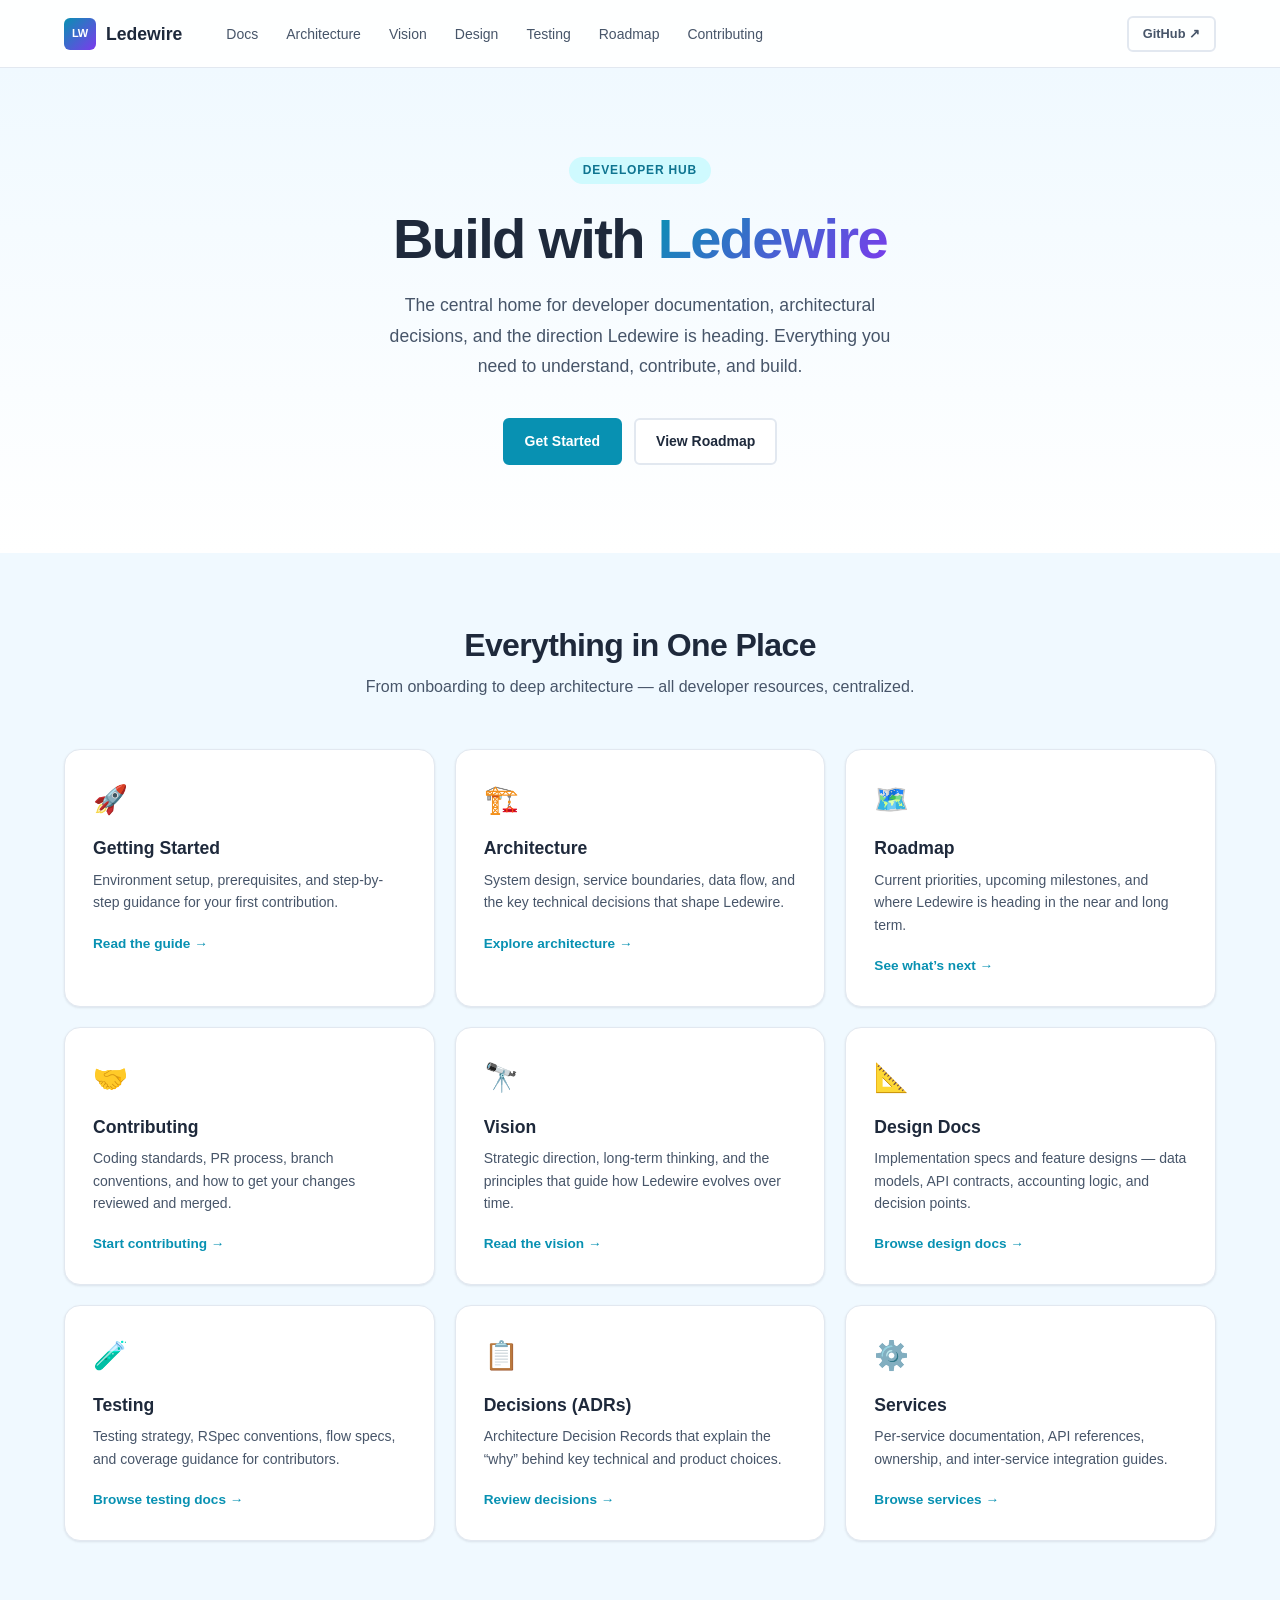
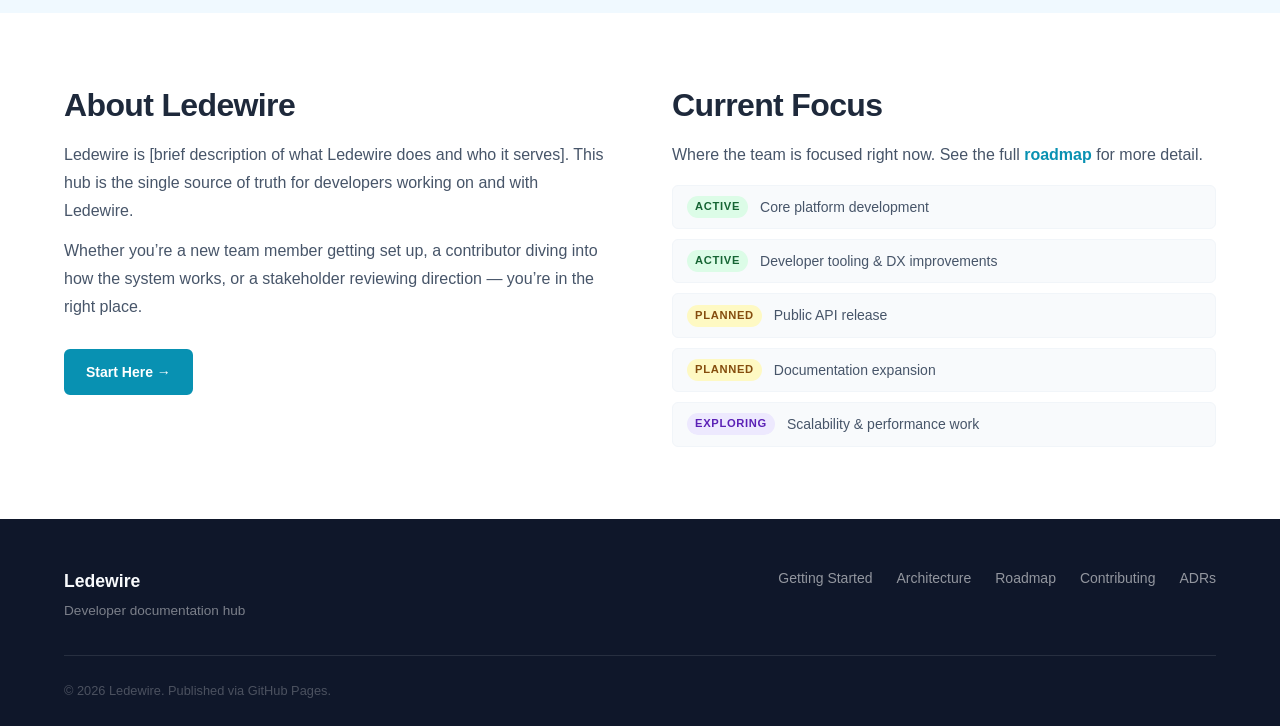
<file: index.html>
<!DOCTYPE html>
<html lang="en">
<head>
  <meta charset="UTF-8">
  <meta name="viewport" content="width=device-width, initial-scale=1.0">
  <meta name="description" content="Central developer documentation hub for Ledewire.">
  <title>Ledewire — Developer Hub</title>
  <link rel="stylesheet" href="assets/css/style.css">
</head>
<body>

  <header class="site-header">
    <div class="container">
      <nav class="nav">
        <a href="index.html" class="nav-logo">
          <div class="logo-icon">LW</div>
          <span>Ledewire</span>
        </a>
        <ul class="nav-menu">
          <li><a href="docs/getting-started.html">Docs</a></li>
          <li><a href="docs/architecture.html">Architecture</a></li>
          <li><a href="docs/vision.html">Vision</a></li>
          <li><a href="docs/design.html">Design</a></li>
          <li><a href="docs/testing.html">Testing</a></li>
          <li><a href="roadmap.html">Roadmap</a></li>
          <li><a href="docs/contributing.html">Contributing</a></li>
        </ul>
        <a href="https://github.com/ledewire" class="btn btn-sm btn-outline" target="_blank" rel="noopener noreferrer">GitHub ↗</a>
      </nav>
    </div>
  </header>

  <section class="hero">
    <div class="container">
      <div class="hero-content">
        <div class="hero-badge">Developer Hub</div>
        <h1 class="hero-title">Build with <span class="highlight">Ledewire</span></h1>
        <p class="hero-subtitle">
          The central home for developer documentation, architectural decisions,
          and the direction Ledewire is heading. Everything you need to understand,
          contribute, and build.
        </p>
        <div class="hero-actions">
          <a href="docs/getting-started.html" class="btn btn-primary">Get Started</a>
          <a href="roadmap.html" class="btn btn-secondary">View Roadmap</a>
        </div>
      </div>
    </div>
  </section>

  <section class="section">
    <div class="container">
      <h2 class="section-title">Everything in One Place</h2>
      <p class="section-subtitle">From onboarding to deep architecture — all developer resources, centralized.</p>
      <div class="cards-grid">

        <a href="docs/getting-started.html" class="card">
          <span class="card-icon">🚀</span>
          <h3>Getting Started</h3>
          <p>Environment setup, prerequisites, and step-by-step guidance for your first contribution.</p>
          <span class="card-link">Read the guide →</span>
        </a>

        <a href="docs/architecture.html" class="card">
          <span class="card-icon">🏗️</span>
          <h3>Architecture</h3>
          <p>System design, service boundaries, data flow, and the key technical decisions that shape Ledewire.</p>
          <span class="card-link">Explore architecture →</span>
        </a>

        <a href="roadmap.html" class="card">
          <span class="card-icon">🗺️</span>
          <h3>Roadmap</h3>
          <p>Current priorities, upcoming milestones, and where Ledewire is heading in the near and long term.</p>
          <span class="card-link">See what’s next →</span>
        </a>

        <a href="docs/contributing.html" class="card">
          <span class="card-icon">🤝</span>
          <h3>Contributing</h3>
          <p>Coding standards, PR process, branch conventions, and how to get your changes reviewed and merged.</p>
          <span class="card-link">Start contributing →</span>
        </a>

        <a href="docs/vision.html" class="card">
          <span class="card-icon">🔭</span>
          <h3>Vision</h3>
          <p>Strategic direction, long-term thinking, and the principles that guide how Ledewire evolves over time.</p>
          <span class="card-link">Read the vision →</span>
        </a>

        <a href="docs/design.html" class="card">
          <span class="card-icon">📐</span>
          <h3>Design Docs</h3>
          <p>Implementation specs and feature designs &mdash; data models, API contracts, accounting logic, and decision points.</p>
          <span class="card-link">Browse design docs →</span>
        </a>

        <a href="docs/testing.html" class="card">
          <span class="card-icon">🧪</span>
          <h3>Testing</h3>
          <p>Testing strategy, RSpec conventions, flow specs, and coverage guidance for contributors.</p>
          <span class="card-link">Browse testing docs →</span>
        </a>

        <a href="docs/decisions.html" class="card">
          <span class="card-icon">📋</span>
          <h3>Decisions (ADRs)</h3>
          <p>Architecture Decision Records that explain the “why” behind key technical and product choices.</p>
          <span class="card-link">Review decisions →</span>
        </a>

        <a href="docs/services.html" class="card">
          <span class="card-icon">⚙️</span>
          <h3>Services</h3>
          <p>Per-service documentation, API references, ownership, and inter-service integration guides.</p>
          <span class="card-link">Browse services →</span>
        </a>

      </div>
    </div>
  </section>

  <section class="section section-alt">
    <div class="container">
      <div class="two-col">
        <div>
          <h2>About Ledewire</h2>
          <!-- TODO: Replace with a real description of Ledewire -->
          <p>
            Ledewire is [brief description of what Ledewire does and who it serves].
            This hub is the single source of truth for developers working on and with Ledewire.
          </p>
          <p>
            Whether you’re a new team member getting set up, a contributor diving into
            how the system works, or a stakeholder reviewing direction &mdash; you’re in the right place.
          </p>
          <a href="docs/getting-started.html" class="btn btn-primary" style="margin-top: 1rem;">Start Here →</a>
        </div>
        <div>
          <h2>Current Focus</h2>
          <p style="margin-bottom: 1rem;">
            Where the team is focused right now. See the full
            <a href="roadmap.html" style="color: var(--brand-primary); font-weight: 600;">roadmap</a>
            for more detail.
          </p>
          <!-- TODO: Update these items to reflect actual current priorities -->
          <div class="focus-list">
            <div class="focus-item">
              <span class="focus-status status-active">Active</span>
              <span>Core platform development</span>
            </div>
            <div class="focus-item">
              <span class="focus-status status-active">Active</span>
              <span>Developer tooling &amp; DX improvements</span>
            </div>
            <div class="focus-item">
              <span class="focus-status status-planned">Planned</span>
              <span>Public API release</span>
            </div>
            <div class="focus-item">
              <span class="focus-status status-planned">Planned</span>
              <span>Documentation expansion</span>
            </div>
            <div class="focus-item">
              <span class="focus-status status-research">Exploring</span>
              <span>Scalability &amp; performance work</span>
            </div>
          </div>
        </div>
      </div>
    </div>
  </section>

  <footer class="site-footer">
    <div class="container">
      <div class="footer-content">
        <div>
          <span class="logo-text">Ledewire</span>
          <p>Developer documentation hub</p>
        </div>
        <div class="footer-links">
          <a href="docs/getting-started.html">Getting Started</a>
          <a href="docs/architecture.html">Architecture</a>
          <a href="roadmap.html">Roadmap</a>
          <a href="docs/contributing.html">Contributing</a>
          <a href="docs/decisions.html">ADRs</a>
        </div>
      </div>
      <div class="footer-bottom">
        <p>&copy; 2026 Ledewire. Published via GitHub Pages.</p>
      </div>
    </div>
  </footer>

</body>
</html>
</file>
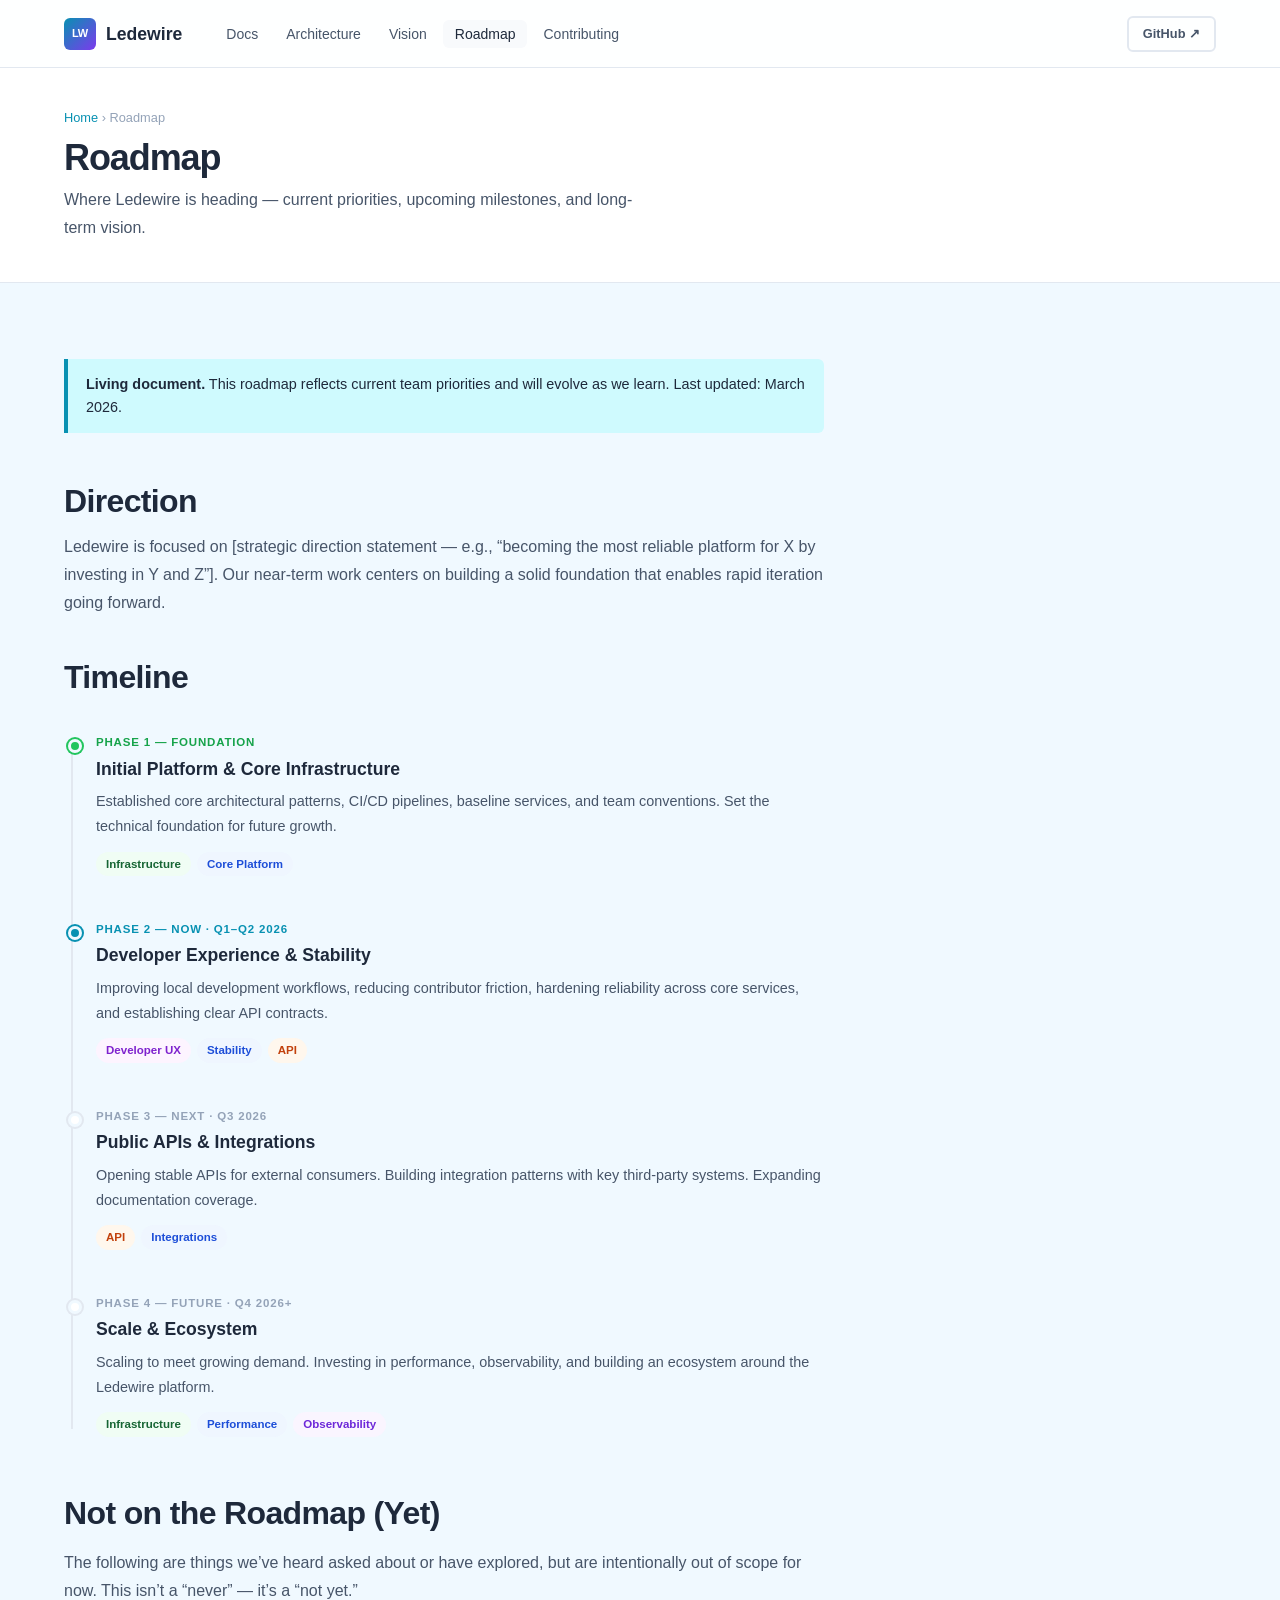
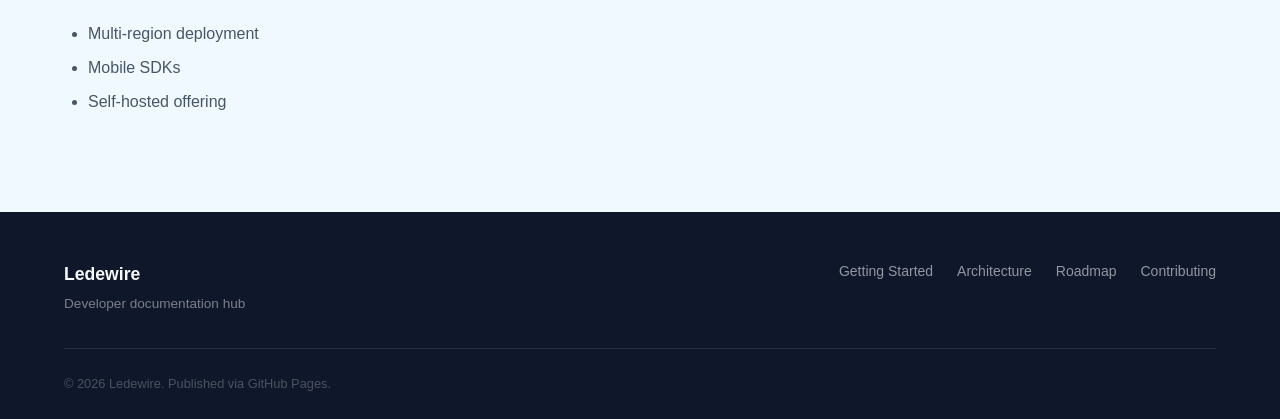
<file: roadmap.html>
<!DOCTYPE html>
<html lang="en">
<head>
  <meta charset="UTF-8">
  <meta name="viewport" content="width=device-width, initial-scale=1.0">
  <meta name="description" content="Ledewire roadmap — current priorities, upcoming milestones, and long-term direction.">
  <title>Roadmap — Ledewire</title>
  <link rel="stylesheet" href="assets/css/style.css">
</head>
<body>

  <header class="site-header">
    <div class="container">
      <nav class="nav">
        <a href="index.html" class="nav-logo">
          <div class="logo-icon">LW</div>
          <span>Ledewire</span>
        </a>
        <ul class="nav-menu">
          <li><a href="docs/getting-started.html">Docs</a></li>
          <li><a href="docs/architecture.html">Architecture</a></li>
          <li><a href="docs/vision.html">Vision</a></li>
          <li><a href="roadmap.html" class="active">Roadmap</a></li>
          <li><a href="docs/contributing.html">Contributing</a></li>
        </ul>
        <a href="https://github.com/ledewire" class="btn btn-sm btn-outline" target="_blank" rel="noopener noreferrer">GitHub ↗</a>
      </nav>
    </div>
  </header>

  <div class="page-hero">
    <div class="container">
      <div class="breadcrumb"><a href="index.html">Home</a> &rsaquo; Roadmap</div>
      <h1>Roadmap</h1>
      <p>Where Ledewire is heading &mdash; current priorities, upcoming milestones, and long-term vision.</p>
    </div>
  </div>

  <div class="container" style="padding-top: 56px; padding-bottom: 88px;">
    <div style="max-width: 760px;">

      <div class="callout">
        <p>
          <strong>Living document.</strong> This roadmap reflects current team priorities and will evolve
          as we learn. Last updated: March 2026.
        </p>
      </div>

      <h2 style="margin: 48px 0 12px;">Direction</h2>
      <!-- TODO: Replace with the real strategic direction statement for Ledewire -->
      <p style="margin-bottom: 40px;">
        Ledewire is focused on [strategic direction statement &mdash;
        e.g., &ldquo;becoming the most reliable platform for X by investing in Y and Z&rdquo;].
        Our near-term work centers on building a solid foundation that enables rapid iteration going forward.
      </p>

      <h2 style="margin-bottom: 36px;">Timeline</h2>

      <div class="timeline">

        <div class="timeline-item completed">
          <div class="timeline-phase">Phase 1 &mdash; Foundation</div>
          <h3>Initial Platform &amp; Core Infrastructure</h3>
          <p>
            <!-- TODO: Describe what was accomplished in the foundation phase -->
            Established core architectural patterns, CI/CD pipelines, baseline services,
            and team conventions. Set the technical foundation for future growth.
          </p>
          <div class="timeline-tags">
            <span class="tag tag-infra">Infrastructure</span>
            <span class="tag tag-tech">Core Platform</span>
          </div>
        </div>

        <div class="timeline-item">
          <div class="timeline-phase">Phase 2 &mdash; Now &middot; Q1&ndash;Q2 2026</div>
          <h3>Developer Experience &amp; Stability</h3>
          <p>
            <!-- TODO: Describe what's actively being worked on -->
            Improving local development workflows, reducing contributor friction,
            hardening reliability across core services, and establishing clear API contracts.
          </p>
          <div class="timeline-tags">
            <span class="tag tag-ux">Developer UX</span>
            <span class="tag tag-tech">Stability</span>
            <span class="tag tag-api">API</span>
          </div>
        </div>

        <div class="timeline-item upcoming">
          <div class="timeline-phase">Phase 3 &mdash; Next &middot; Q3 2026</div>
          <h3>Public APIs &amp; Integrations</h3>
          <p>
            <!-- TODO: Describe near-term planned work -->
            Opening stable APIs for external consumers. Building integration patterns
            with key third-party systems. Expanding documentation coverage.
          </p>
          <div class="timeline-tags">
            <span class="tag tag-api">API</span>
            <span class="tag tag-tech">Integrations</span>
          </div>
        </div>

        <div class="timeline-item upcoming">
          <div class="timeline-phase">Phase 4 &mdash; Future &middot; Q4 2026+</div>
          <h3>Scale &amp; Ecosystem</h3>
          <p>
            <!-- TODO: Describe longer-term vision -->
            Scaling to meet growing demand. Investing in performance, observability,
            and building an ecosystem around the Ledewire platform.
          </p>
          <div class="timeline-tags">
            <span class="tag tag-infra">Infrastructure</span>
            <span class="tag tag-tech">Performance</span>
            <span class="tag tag-data">Observability</span>
          </div>
        </div>

      </div>

      <h2 style="margin: 56px 0 16px;">Not on the Roadmap (Yet)</h2>
      <p>
        The following are things we&rsquo;ve heard asked about or have explored, but are intentionally
        out of scope for now. This isn&rsquo;t a &ldquo;never&rdquo; &mdash; it&rsquo;s a &ldquo;not yet.&rdquo;
      </p>
      <!-- TODO: Update with actual out-of-scope items -->
      <ul style="margin: 16px 0 0 24px; list-style: disc; color: var(--text-secondary);">
        <li style="margin-bottom: 8px; line-height: 1.65;">Multi-region deployment</li>
        <li style="margin-bottom: 8px; line-height: 1.65;">Mobile SDKs</li>
        <li style="margin-bottom: 8px; line-height: 1.65;">Self-hosted offering</li>
      </ul>

    </div>
  </div>

  <footer class="site-footer">
    <div class="container">
      <div class="footer-content">
        <div>
          <span class="logo-text">Ledewire</span>
          <p>Developer documentation hub</p>
        </div>
        <div class="footer-links">
          <a href="docs/getting-started.html">Getting Started</a>
          <a href="docs/architecture.html">Architecture</a>
          <a href="roadmap.html">Roadmap</a>
          <a href="docs/contributing.html">Contributing</a>
        </div>
      </div>
      <div class="footer-bottom">
        <p>&copy; 2026 Ledewire. Published via GitHub Pages.</p>
      </div>
    </div>
  </footer>

</body>
</html>
</file>
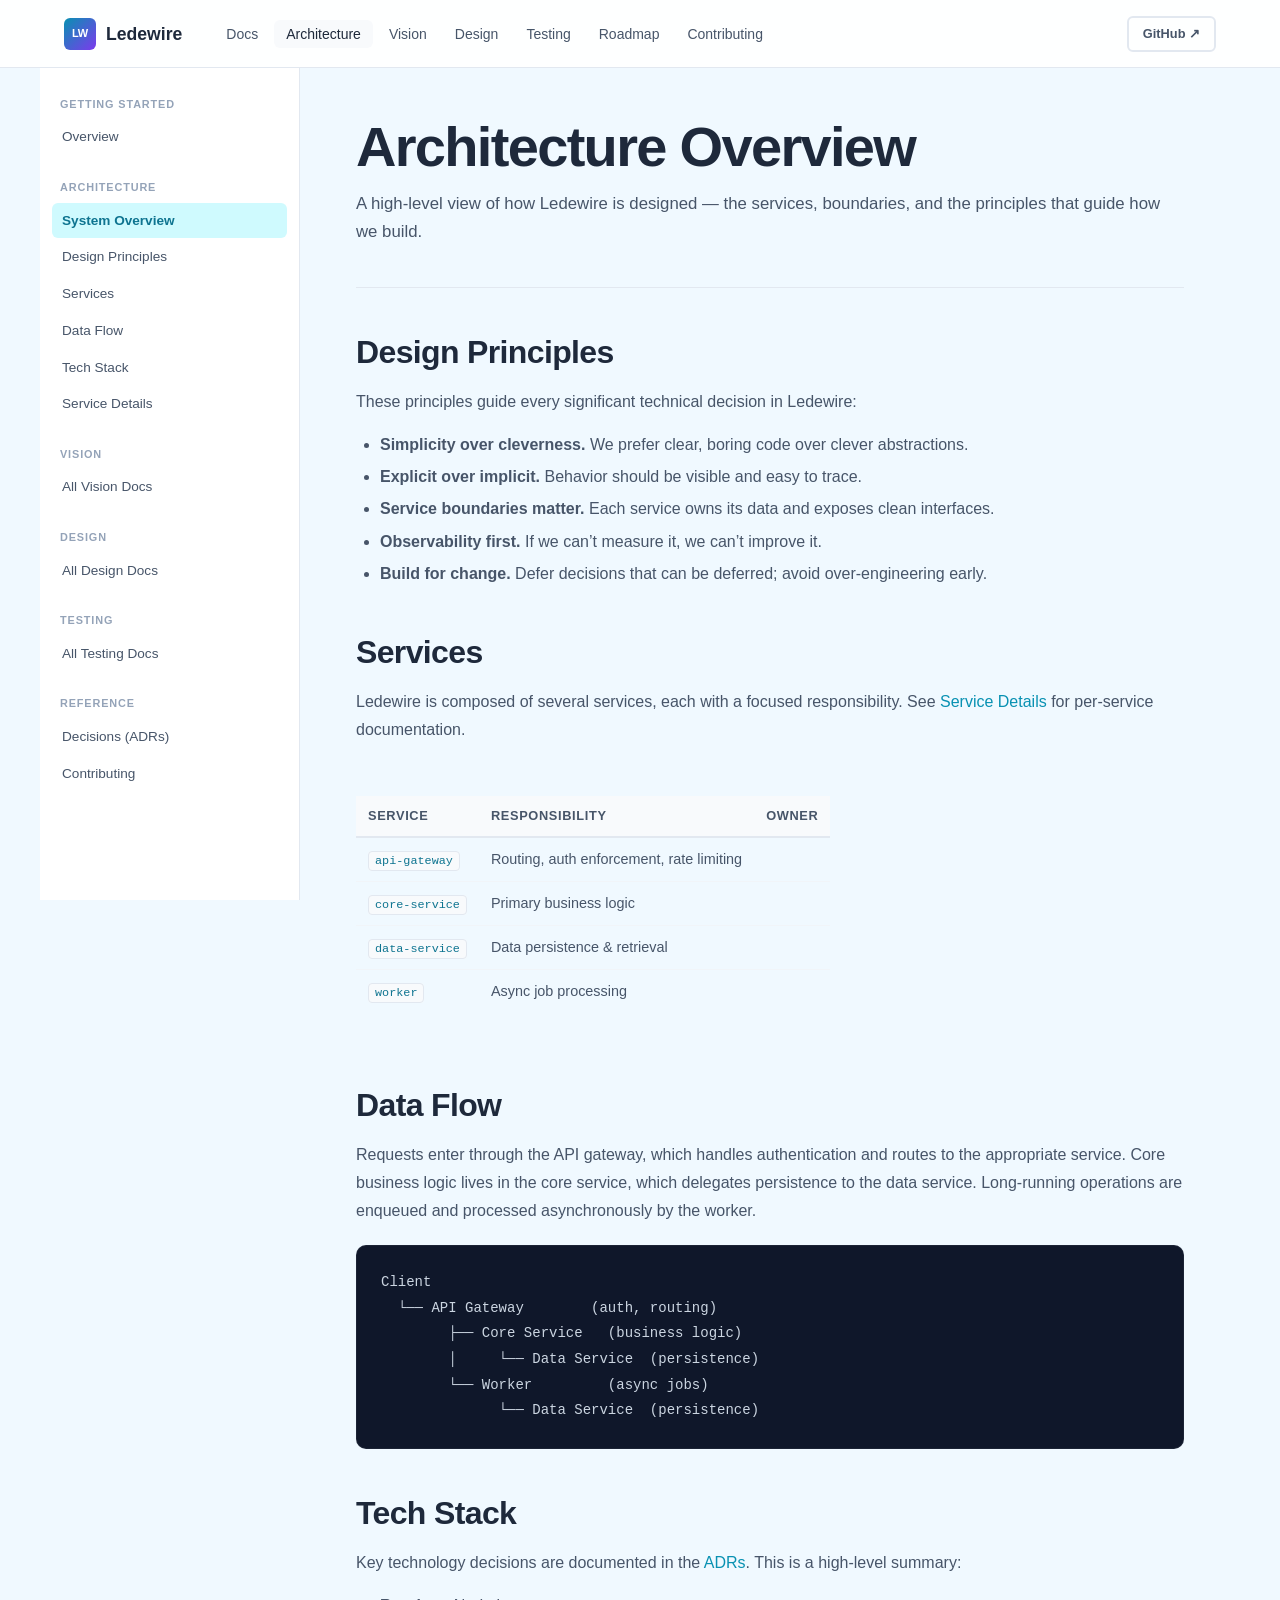
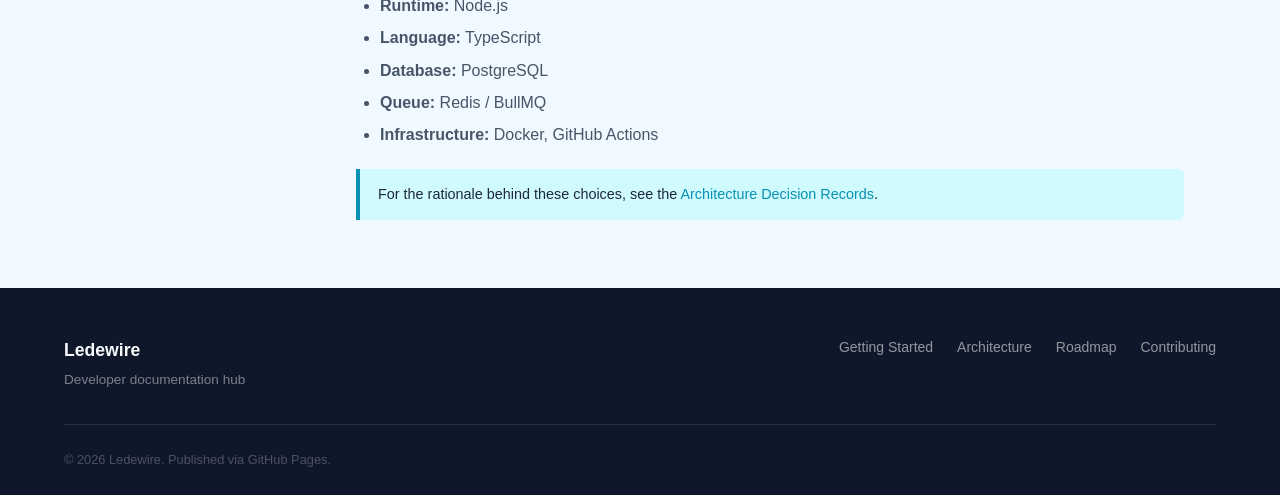
<file: docs/architecture.html>
<!DOCTYPE html>
<html lang="en">
<head>
  <meta charset="UTF-8">
  <meta name="viewport" content="width=device-width, initial-scale=1.0">
  <meta name="description" content="Ledewire system architecture — services, design principles, and data flow.">
  <title>Architecture — Ledewire Docs</title>
  <link rel="stylesheet" href="../assets/css/style.css">
</head>
<body>

  <header class="site-header">
    <div class="container">
      <nav class="nav">
        <a href="../index.html" class="nav-logo">
          <div class="logo-icon">LW</div>
          <span>Ledewire</span>
        </a>
        <ul class="nav-menu">
          <li><a href="getting-started.html">Docs</a></li>
          <li><a href="architecture.html" class="active">Architecture</a></li>
          <li><a href="vision.html">Vision</a></li>
          <li><a href="design.html">Design</a></li>
          <li><a href="testing.html">Testing</a></li>
          <li><a href="../roadmap.html">Roadmap</a></li>
          <li><a href="contributing.html">Contributing</a></li>
        </ul>
        <a href="https://github.com/ledewire" class="btn btn-sm btn-outline" target="_blank" rel="noopener noreferrer">GitHub ↗</a>
      </nav>
    </div>
  </header>

  <div class="doc-layout">

    <aside class="doc-sidebar">
      <div class="sidebar-section">
        <span class="sidebar-label">Getting Started</span>
        <nav class="sidebar-nav">
          <a href="getting-started.html">Overview</a>
        </nav>
      </div>
      <div class="sidebar-section">
        <span class="sidebar-label">Architecture</span>
        <nav class="sidebar-nav">
          <a href="architecture.html" class="active">System Overview</a>
          <a href="architecture.html#principles">Design Principles</a>
          <a href="architecture.html#services">Services</a>
          <a href="architecture.html#data-flow">Data Flow</a>
          <a href="architecture.html#tech-stack">Tech Stack</a>
          <a href="services.html">Service Details</a>
        </nav>
      </div>
      <div class="sidebar-section">
        <span class="sidebar-label">Vision</span>
        <nav class="sidebar-nav">
          <a href="vision.html">All Vision Docs</a>
        </nav>
      </div>
      <div class="sidebar-section">
        <span class="sidebar-label">Design</span>
        <nav class="sidebar-nav">
          <a href="design.html">All Design Docs</a>
        </nav>
      </div>
      <div class="sidebar-section">
        <span class="sidebar-label">Testing</span>
        <nav class="sidebar-nav">
          <a href="testing.html">All Testing Docs</a>
        </nav>
      </div>
      <div class="sidebar-section">
        <span class="sidebar-label">Reference</span>
        <nav class="sidebar-nav">
          <a href="decisions.html">Decisions (ADRs)</a>
          <a href="contributing.html">Contributing</a>
        </nav>
      </div>
    </aside>

    <main class="doc-content">
      <h1>Architecture Overview</h1>
      <p class="doc-description">
        A high-level view of how Ledewire is designed &mdash; the services, boundaries,
        and the principles that guide how we build.
      </p>

      <h2 id="principles">Design Principles</h2>
      <p>These principles guide every significant technical decision in Ledewire:</p>
      <!-- TODO: Replace with Ledewire's actual design principles -->
      <ul>
        <li><strong>Simplicity over cleverness.</strong> We prefer clear, boring code over clever abstractions.</li>
        <li><strong>Explicit over implicit.</strong> Behavior should be visible and easy to trace.</li>
        <li><strong>Service boundaries matter.</strong> Each service owns its data and exposes clean interfaces.</li>
        <li><strong>Observability first.</strong> If we can&rsquo;t measure it, we can&rsquo;t improve it.</li>
        <li><strong>Build for change.</strong> Defer decisions that can be deferred; avoid over-engineering early.</li>
      </ul>

      <h2 id="services">Services</h2>
      <!-- TODO: Replace with the actual Ledewire service list -->
      <p>
        Ledewire is composed of several services, each with a focused responsibility.
        See <a href="services.html" style="color: var(--brand-primary);">Service Details</a> for per-service documentation.
      </p>

      <div style="overflow-x: auto; margin: 24px 0;">
        <table style="width: 100%; border-collapse: collapse; font-size: 0.9rem;">
          <thead>
            <tr style="border-bottom: 2px solid var(--border-color);">
              <th style="text-align: left; padding: 10px 12px;">Service</th>
              <th style="text-align: left; padding: 10px 12px;">Responsibility</th>
              <th style="text-align: left; padding: 10px 12px;">Owner</th>
            </tr>
          </thead>
          <tbody>
            <tr style="border-bottom: 1px solid var(--border-subtle);">
              <td style="padding: 10px 12px;"><code>api-gateway</code></td>
              <td style="padding: 10px 12px; color: var(--text-secondary);">Routing, auth enforcement, rate limiting</td>
              <td style="padding: 10px 12px; color: var(--text-muted);"><!-- TODO --></td>
            </tr>
            <tr style="border-bottom: 1px solid var(--border-subtle);">
              <td style="padding: 10px 12px;"><code>core-service</code></td>
              <td style="padding: 10px 12px; color: var(--text-secondary);">Primary business logic</td>
              <td style="padding: 10px 12px; color: var(--text-muted);"><!-- TODO --></td>
            </tr>
            <tr style="border-bottom: 1px solid var(--border-subtle);">
              <td style="padding: 10px 12px;"><code>data-service</code></td>
              <td style="padding: 10px 12px; color: var(--text-secondary);">Data persistence &amp; retrieval</td>
              <td style="padding: 10px 12px; color: var(--text-muted);"><!-- TODO --></td>
            </tr>
            <tr>
              <td style="padding: 10px 12px;"><code>worker</code></td>
              <td style="padding: 10px 12px; color: var(--text-secondary);">Async job processing</td>
              <td style="padding: 10px 12px; color: var(--text-muted);"><!-- TODO --></td>
            </tr>
          </tbody>
        </table>
      </div>

      <h2 id="data-flow">Data Flow</h2>
      <!-- TODO: Replace with an accurate description of the Ledewire request lifecycle -->
      <p>
        Requests enter through the API gateway, which handles authentication and routes
        to the appropriate service. Core business logic lives in the core service,
        which delegates persistence to the data service. Long-running operations
        are enqueued and processed asynchronously by the worker.
      </p>

      <pre><code>Client
  └── API Gateway        (auth, routing)
        ├── Core Service   (business logic)
        │     └── Data Service  (persistence)
        └── Worker         (async jobs)
              └── Data Service  (persistence)</code></pre>

      <h2 id="tech-stack">Tech Stack</h2>
      <!-- TODO: Update with actual technology choices -->
      <p>
        Key technology decisions are documented in the
        <a href="decisions.html" style="color: var(--brand-primary);">ADRs</a>.
        This is a high-level summary:
      </p>
      <ul>
        <li><strong>Runtime:</strong> Node.js</li>
        <li><strong>Language:</strong> TypeScript</li>
        <li><strong>Database:</strong> PostgreSQL</li>
        <li><strong>Queue:</strong> Redis / BullMQ</li>
        <li><strong>Infrastructure:</strong> Docker, GitHub Actions</li>
      </ul>

      <div class="callout">
        <p>
          For the rationale behind these choices, see the
          <a href="decisions.html" style="color: var(--brand-primary);">Architecture Decision Records</a>.
        </p>
      </div>

    </main>
  </div>

  <footer class="site-footer">
    <div class="container">
      <div class="footer-content">
        <div>
          <span class="logo-text">Ledewire</span>
          <p>Developer documentation hub</p>
        </div>
        <div class="footer-links">
          <a href="getting-started.html">Getting Started</a>
          <a href="architecture.html">Architecture</a>
          <a href="../roadmap.html">Roadmap</a>
          <a href="contributing.html">Contributing</a>
        </div>
      </div>
      <div class="footer-bottom">
        <p>&copy; 2026 Ledewire. Published via GitHub Pages.</p>
      </div>
    </div>
  </footer>

</body>
</html>
</file>
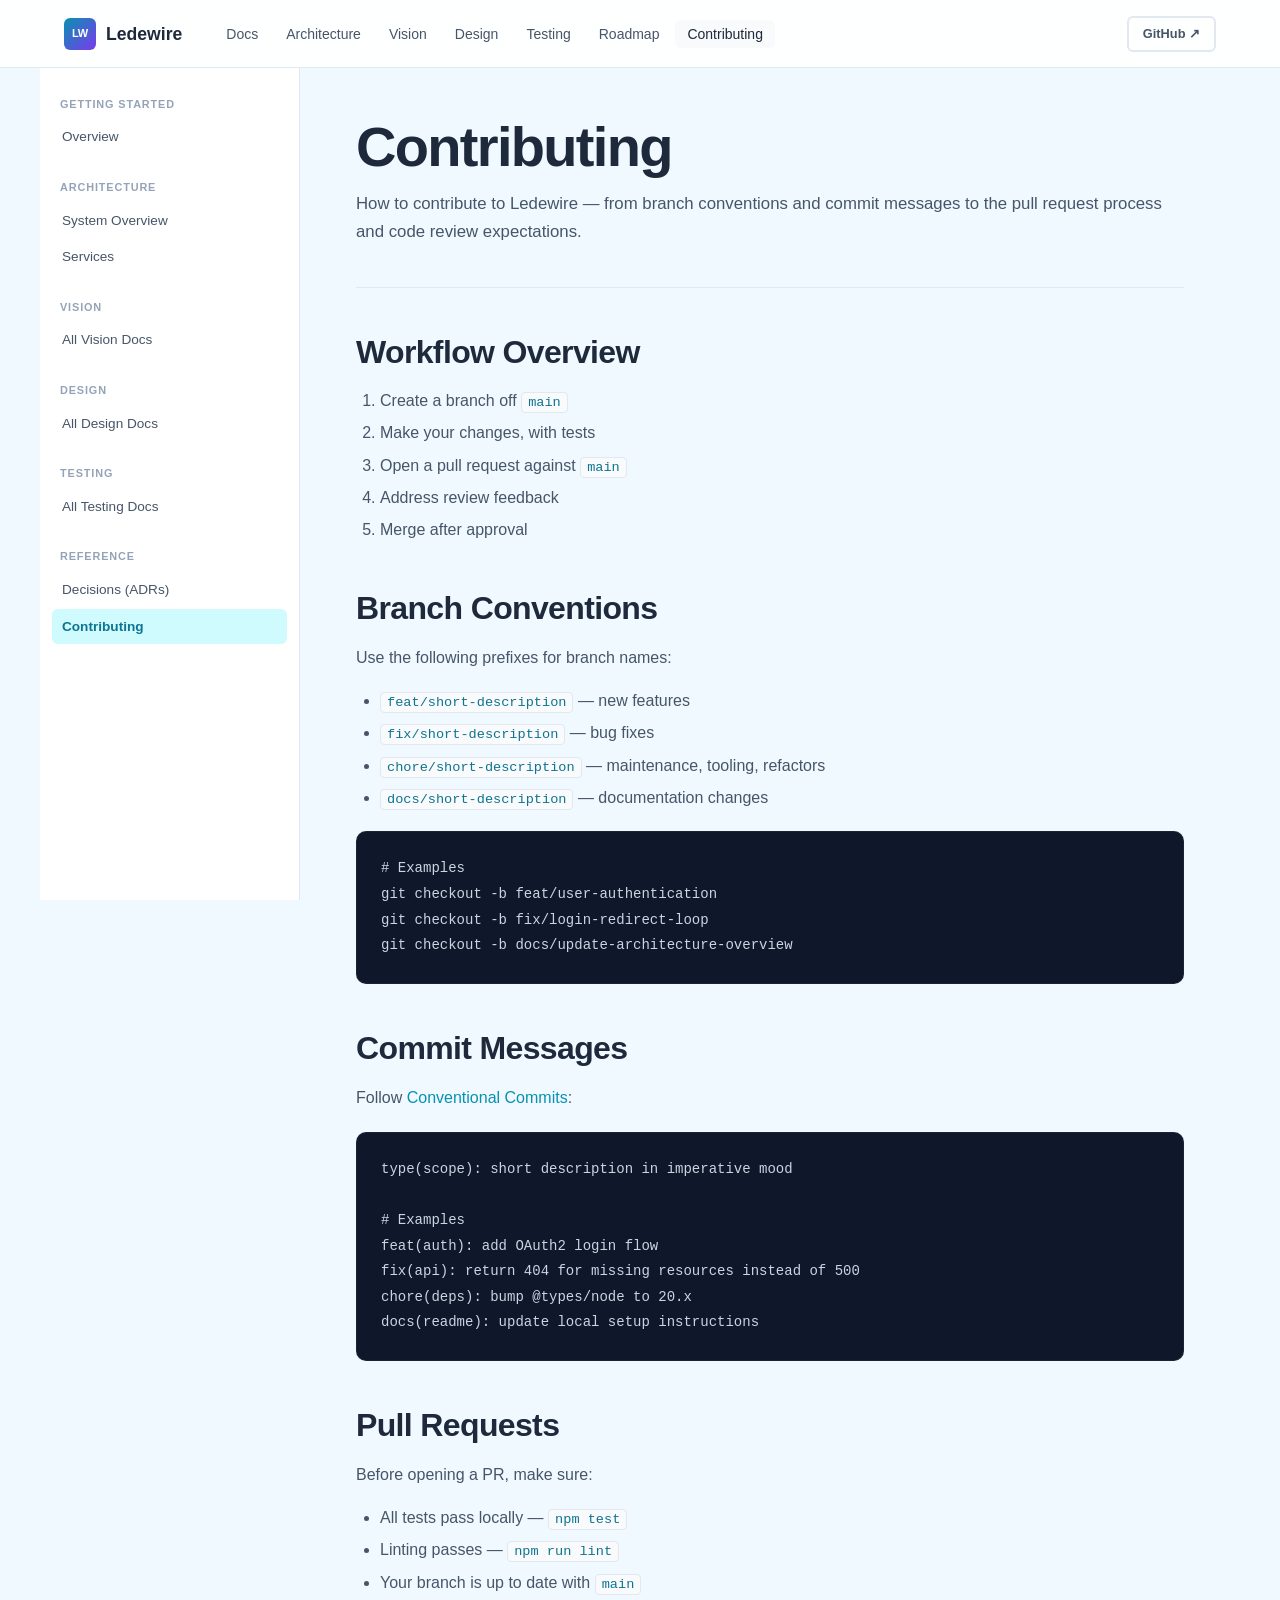
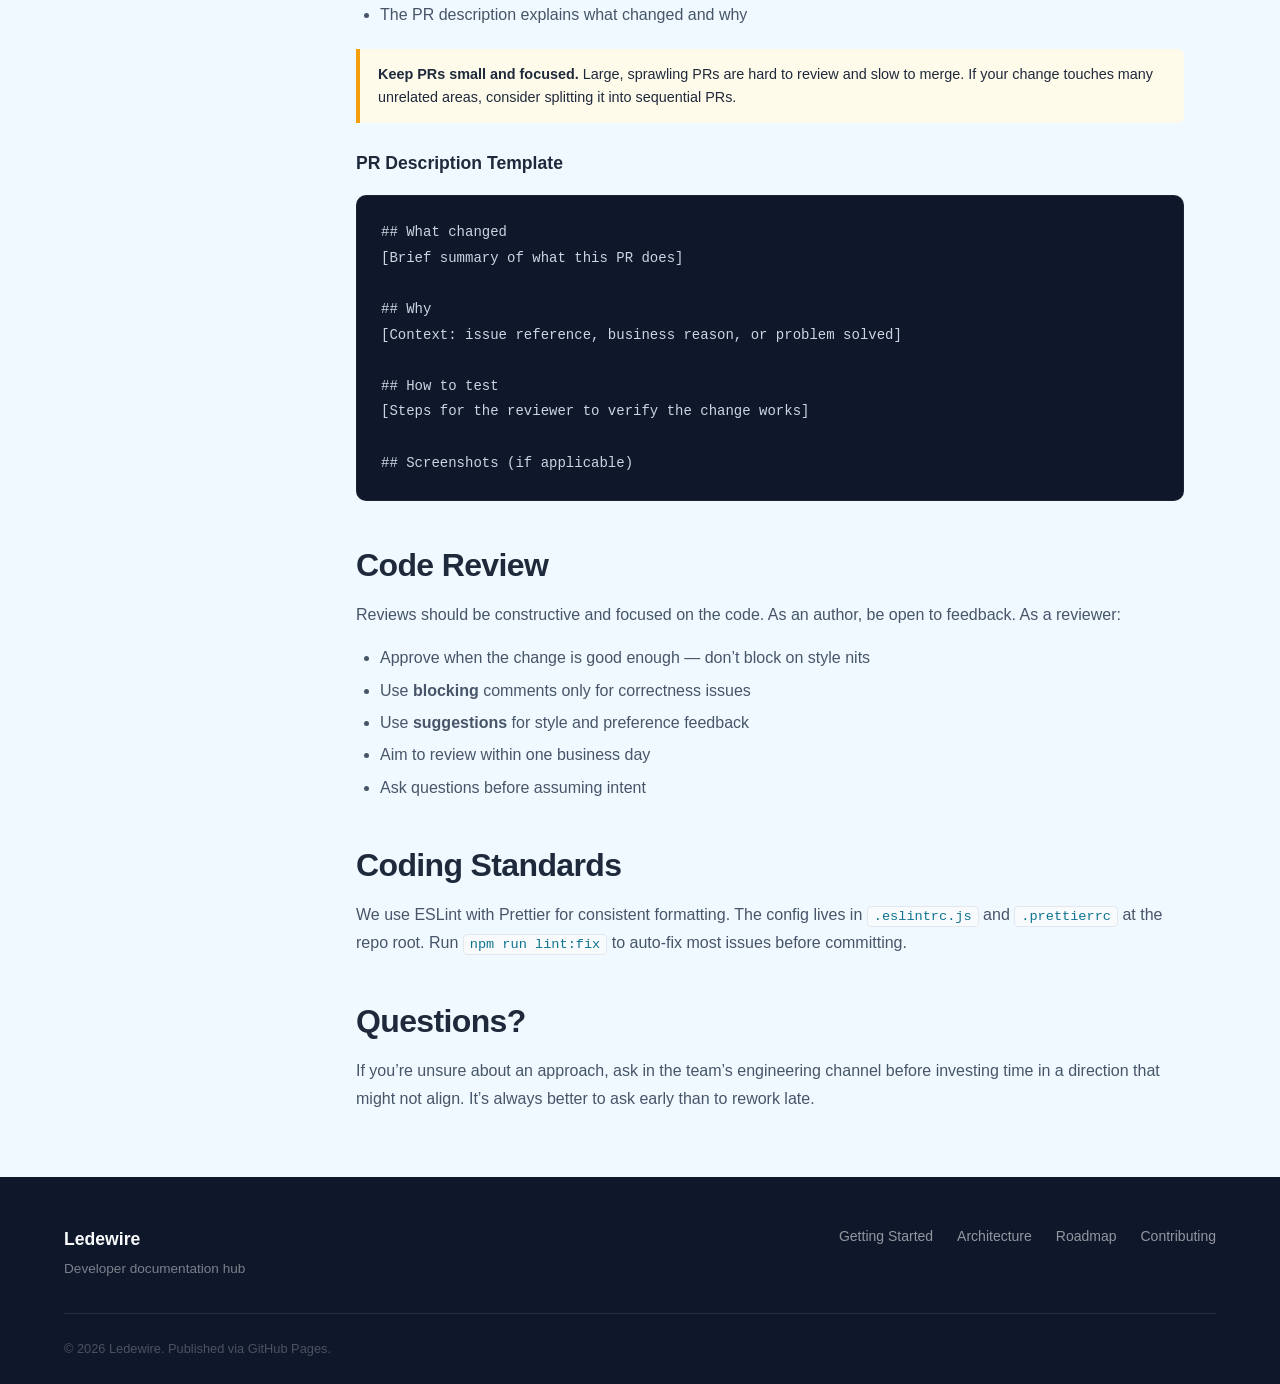
<file: docs/contributing.html>
<!DOCTYPE html>
<html lang="en">
<head>
  <meta charset="UTF-8">
  <meta name="viewport" content="width=device-width, initial-scale=1.0">
  <meta name="description" content="How to contribute to Ledewire — branches, commits, PRs, and code review.">
  <title>Contributing — Ledewire Docs</title>
  <link rel="stylesheet" href="../assets/css/style.css">
</head>
<body>

  <header class="site-header">
    <div class="container">
      <nav class="nav">
        <a href="../index.html" class="nav-logo">
          <div class="logo-icon">LW</div>
          <span>Ledewire</span>
        </a>
        <ul class="nav-menu">
          <li><a href="getting-started.html">Docs</a></li>
          <li><a href="architecture.html">Architecture</a></li>
          <li><a href="vision.html">Vision</a></li>
          <li><a href="design.html">Design</a></li>
          <li><a href="testing.html">Testing</a></li>
          <li><a href="../roadmap.html">Roadmap</a></li>
          <li><a href="contributing.html" class="active">Contributing</a></li>
        </ul>
        <a href="https://github.com/ledewire" class="btn btn-sm btn-outline" target="_blank" rel="noopener noreferrer">GitHub ↗</a>
      </nav>
    </div>
  </header>

  <div class="doc-layout">

    <aside class="doc-sidebar">
      <div class="sidebar-section">
        <span class="sidebar-label">Getting Started</span>
        <nav class="sidebar-nav">
          <a href="getting-started.html">Overview</a>
        </nav>
      </div>
      <div class="sidebar-section">
        <span class="sidebar-label">Architecture</span>
        <nav class="sidebar-nav">
          <a href="architecture.html">System Overview</a>
          <a href="services.html">Services</a>
        </nav>
      </div>
      <div class="sidebar-section">
        <span class="sidebar-label">Vision</span>
        <nav class="sidebar-nav">
          <a href="vision.html">All Vision Docs</a>
        </nav>
      </div>
      <div class="sidebar-section">
        <span class="sidebar-label">Design</span>
        <nav class="sidebar-nav">
          <a href="design.html">All Design Docs</a>
        </nav>
      </div>
      <div class="sidebar-section">
        <span class="sidebar-label">Testing</span>
        <nav class="sidebar-nav">
          <a href="testing.html">All Testing Docs</a>
        </nav>
      </div>
      <div class="sidebar-section">
        <span class="sidebar-label">Reference</span>
        <nav class="sidebar-nav">
          <a href="decisions.html">Decisions (ADRs)</a>
          <a href="contributing.html" class="active">Contributing</a>
        </nav>
      </div>
    </aside>

    <main class="doc-content">
      <h1>Contributing</h1>
      <p class="doc-description">
        How to contribute to Ledewire &mdash; from branch conventions and commit messages
        to the pull request process and code review expectations.
      </p>

      <h2>Workflow Overview</h2>
      <ol>
        <li>Create a branch off <code>main</code></li>
        <li>Make your changes, with tests</li>
        <li>Open a pull request against <code>main</code></li>
        <li>Address review feedback</li>
        <li>Merge after approval</li>
      </ol>

      <h2>Branch Conventions</h2>
      <p>Use the following prefixes for branch names:</p>
      <ul>
        <li><code>feat/short-description</code> &mdash; new features</li>
        <li><code>fix/short-description</code> &mdash; bug fixes</li>
        <li><code>chore/short-description</code> &mdash; maintenance, tooling, refactors</li>
        <li><code>docs/short-description</code> &mdash; documentation changes</li>
      </ul>

      <pre><code># Examples
git checkout -b feat/user-authentication
git checkout -b fix/login-redirect-loop
git checkout -b docs/update-architecture-overview</code></pre>

      <h2>Commit Messages</h2>
      <p>
        Follow
        <a href="https://www.conventionalcommits.org/" target="_blank" rel="noopener noreferrer" style="color: var(--brand-primary);">Conventional Commits</a>:
      </p>

      <pre><code>type(scope): short description in imperative mood

# Examples
feat(auth): add OAuth2 login flow
fix(api): return 404 for missing resources instead of 500
chore(deps): bump @types/node to 20.x
docs(readme): update local setup instructions</code></pre>

      <h2>Pull Requests</h2>
      <p>Before opening a PR, make sure:</p>
      <ul>
        <li>All tests pass locally &mdash; <code>npm test</code></li>
        <li>Linting passes &mdash; <code>npm run lint</code></li>
        <li>Your branch is up to date with <code>main</code></li>
        <li>The PR description explains what changed and why</li>
      </ul>

      <div class="callout warning">
        <p>
          <strong>Keep PRs small and focused.</strong> Large, sprawling PRs are hard to review and slow
          to merge. If your change touches many unrelated areas, consider splitting it into sequential PRs.
        </p>
      </div>

      <h3>PR Description Template</h3>
      <pre><code>## What changed
[Brief summary of what this PR does]

## Why
[Context: issue reference, business reason, or problem solved]

## How to test
[Steps for the reviewer to verify the change works]

## Screenshots (if applicable)</code></pre>

      <h2>Code Review</h2>
      <p>Reviews should be constructive and focused on the code. As an author, be open to feedback. As a reviewer:</p>
      <ul>
        <li>Approve when the change is good enough &mdash; don&rsquo;t block on style nits</li>
        <li>Use <strong>blocking</strong> comments only for correctness issues</li>
        <li>Use <strong>suggestions</strong> for style and preference feedback</li>
        <li>Aim to review within one business day</li>
        <li>Ask questions before assuming intent</li>
      </ul>

      <h2>Coding Standards</h2>
      <!-- TODO: Link to actual linting config and style guide -->
      <p>
        We use ESLint with Prettier for consistent formatting. The config lives in
        <code>.eslintrc.js</code> and <code>.prettierrc</code> at the repo root.
        Run <code>npm run lint:fix</code> to auto-fix most issues before committing.
      </p>

      <h2>Questions?</h2>
      <!-- TODO: Add actual communication channel -->
      <p>
        If you&rsquo;re unsure about an approach, ask in the team&rsquo;s engineering channel
        before investing time in a direction that might not align. It&rsquo;s always better
        to ask early than to rework late.
      </p>

    </main>
  </div>

  <footer class="site-footer">
    <div class="container">
      <div class="footer-content">
        <div>
          <span class="logo-text">Ledewire</span>
          <p>Developer documentation hub</p>
        </div>
        <div class="footer-links">
          <a href="getting-started.html">Getting Started</a>
          <a href="architecture.html">Architecture</a>
          <a href="../roadmap.html">Roadmap</a>
          <a href="contributing.html">Contributing</a>
        </div>
      </div>
      <div class="footer-bottom">
        <p>&copy; 2026 Ledewire. Published via GitHub Pages.</p>
      </div>
    </div>
  </footer>

</body>
</html>
</file>
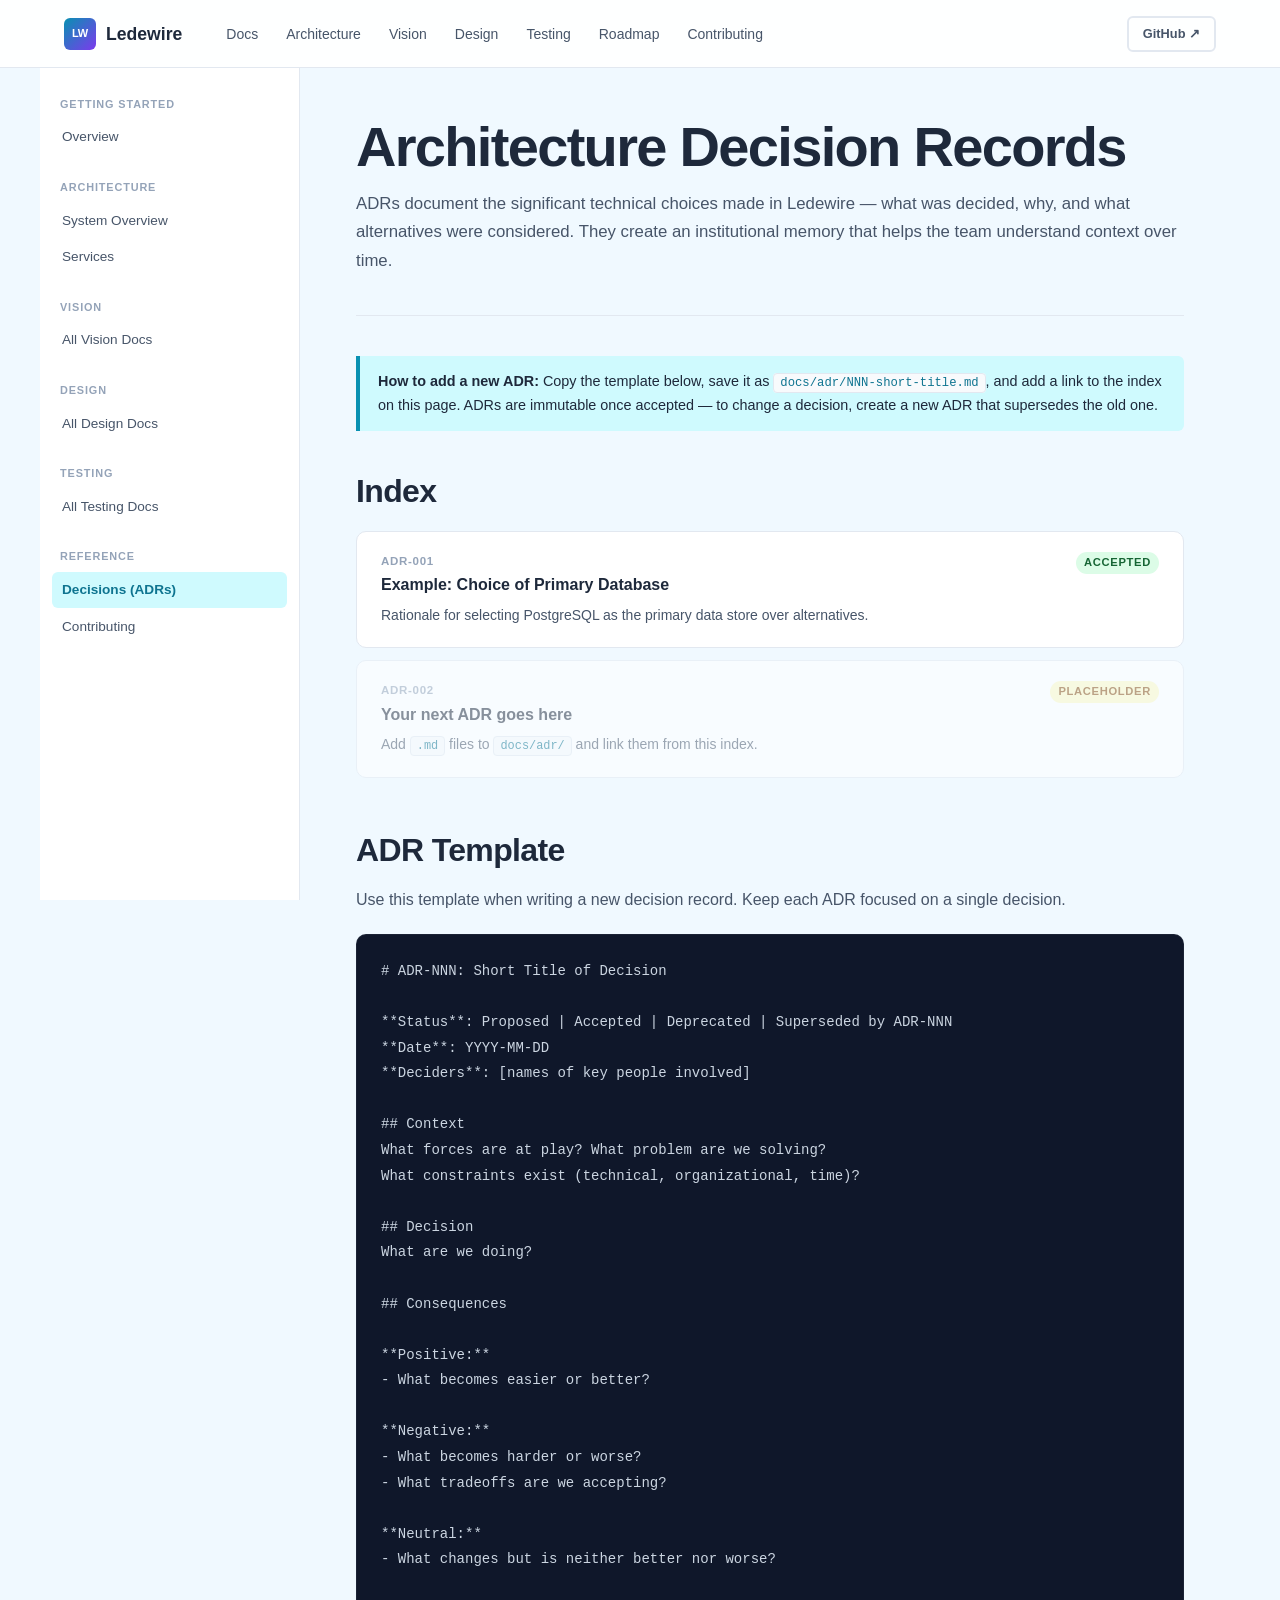
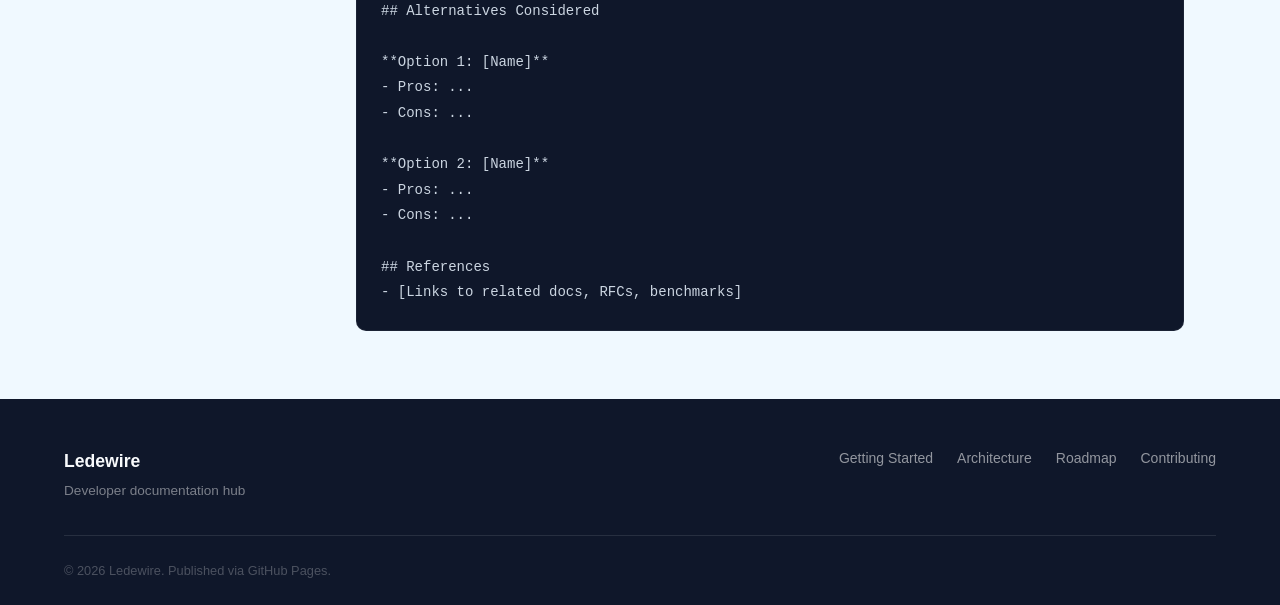
<file: docs/decisions.html>
<!DOCTYPE html>
<html lang="en">
<head>
  <meta charset="UTF-8">
  <meta name="viewport" content="width=device-width, initial-scale=1.0">
  <meta name="description" content="Architecture Decision Records for Ledewire — the why behind key technical choices.">
  <title>Decisions (ADRs) — Ledewire Docs</title>
  <link rel="stylesheet" href="../assets/css/style.css">
  <style>
    .adr-card {
      background: var(--bg-surface);
      border: 1px solid var(--border-color);
      border-radius: var(--radius-md);
      padding: 20px 24px;
      margin-bottom: 12px;
      display: flex;
      justify-content: space-between;
      align-items: start;
      gap: 16px;
      transition: border-color 0.15s, box-shadow 0.15s;
    }
    .adr-card:hover {
      border-color: var(--brand-primary);
      box-shadow: var(--shadow-sm);
    }
    .adr-card a { color: inherit; display: block; }
    .adr-number {
      font-size: 0.72rem;
      font-weight: 700;
      text-transform: uppercase;
      letter-spacing: 0.06em;
      color: var(--text-muted);
      margin-bottom: 4px;
    }
    .adr-card h3 { margin: 0 0 6px; font-size: 1rem; }
    .adr-card p { margin: 0; font-size: 0.875rem; color: var(--text-secondary); }
  </style>
</head>
<body>

  <header class="site-header">
    <div class="container">
      <nav class="nav">
        <a href="../index.html" class="nav-logo">
          <div class="logo-icon">LW</div>
          <span>Ledewire</span>
        </a>
        <ul class="nav-menu">
          <li><a href="getting-started.html">Docs</a></li>
          <li><a href="architecture.html">Architecture</a></li>
          <li><a href="vision.html">Vision</a></li>
          <li><a href="design.html">Design</a></li>
          <li><a href="testing.html">Testing</a></li>
          <li><a href="../roadmap.html">Roadmap</a></li>
          <li><a href="contributing.html">Contributing</a></li>
        </ul>
        <a href="https://github.com/ledewire" class="btn btn-sm btn-outline" target="_blank" rel="noopener noreferrer">GitHub ↗</a>
      </nav>
    </div>
  </header>

  <div class="doc-layout">

    <aside class="doc-sidebar">
      <div class="sidebar-section">
        <span class="sidebar-label">Getting Started</span>
        <nav class="sidebar-nav">
          <a href="getting-started.html">Overview</a>
        </nav>
      </div>
      <div class="sidebar-section">
        <span class="sidebar-label">Architecture</span>
        <nav class="sidebar-nav">
          <a href="architecture.html">System Overview</a>
          <a href="services.html">Services</a>
        </nav>
      </div>
      <div class="sidebar-section">
        <span class="sidebar-label">Vision</span>
        <nav class="sidebar-nav">
          <a href="vision.html">All Vision Docs</a>
        </nav>
      </div>
      <div class="sidebar-section">
        <span class="sidebar-label">Design</span>
        <nav class="sidebar-nav">
          <a href="design.html">All Design Docs</a>
        </nav>
      </div>
      <div class="sidebar-section">
        <span class="sidebar-label">Testing</span>
        <nav class="sidebar-nav">
          <a href="testing.html">All Testing Docs</a>
        </nav>
      </div>
      <div class="sidebar-section">
        <span class="sidebar-label">Reference</span>
        <nav class="sidebar-nav">
          <a href="decisions.html" class="active">Decisions (ADRs)</a>
          <a href="contributing.html">Contributing</a>
        </nav>
      </div>
    </aside>

    <main class="doc-content">
      <h1>Architecture Decision Records</h1>
      <p class="doc-description">
        ADRs document the significant technical choices made in Ledewire &mdash;
        what was decided, why, and what alternatives were considered.
        They create an institutional memory that helps the team understand context over time.
      </p>

      <div class="callout">
        <p>
          <strong>How to add a new ADR:</strong> Copy the template below, save it as
          <code>docs/adr/NNN-short-title.md</code>, and add a link to the index on this page.
          ADRs are immutable once accepted &mdash; to change a decision, create a new ADR
          that supersedes the old one.
        </p>
      </div>

      <h2 style="margin-top: 40px;">Index</h2>

      <div style="margin-top: 20px;">
        <!-- TODO: Replace placeholder cards with real ADR entries as decisions are made -->
        <div class="adr-card">
          <div>
            <div class="adr-number">ADR-001</div>
            <h3>Example: Choice of Primary Database</h3>
            <p>Rationale for selecting PostgreSQL as the primary data store over alternatives.</p>
          </div>
          <span class="focus-status status-active" style="white-space: nowrap; flex-shrink: 0;">Accepted</span>
        </div>

        <div class="adr-card" style="opacity: 0.5;">
          <div>
            <div class="adr-number">ADR-002</div>
            <h3>Your next ADR goes here</h3>
            <p>Add <code>.md</code> files to <code>docs/adr/</code> and link them from this index.</p>
          </div>
          <span class="focus-status status-planned" style="white-space: nowrap; flex-shrink: 0;">Placeholder</span>
        </div>
      </div>

      <h2 style="margin-top: 52px;">ADR Template</h2>
      <p>
        Use this template when writing a new decision record.
        Keep each ADR focused on a single decision.
      </p>

      <pre><code># ADR-NNN: Short Title of Decision

**Status**: Proposed | Accepted | Deprecated | Superseded by ADR-NNN
**Date**: YYYY-MM-DD
**Deciders**: [names of key people involved]

## Context
What forces are at play? What problem are we solving?
What constraints exist (technical, organizational, time)?

## Decision
What are we doing?

## Consequences

**Positive:**
- What becomes easier or better?

**Negative:**
- What becomes harder or worse?
- What tradeoffs are we accepting?

**Neutral:**
- What changes but is neither better nor worse?

## Alternatives Considered

**Option 1: [Name]**
- Pros: ...
- Cons: ...

**Option 2: [Name]**
- Pros: ...
- Cons: ...

## References
- [Links to related docs, RFCs, benchmarks]</code></pre>

    </main>
  </div>

  <footer class="site-footer">
    <div class="container">
      <div class="footer-content">
        <div>
          <span class="logo-text">Ledewire</span>
          <p>Developer documentation hub</p>
        </div>
        <div class="footer-links">
          <a href="getting-started.html">Getting Started</a>
          <a href="architecture.html">Architecture</a>
          <a href="../roadmap.html">Roadmap</a>
          <a href="contributing.html">Contributing</a>
        </div>
      </div>
      <div class="footer-bottom">
        <p>&copy; 2026 Ledewire. Published via GitHub Pages.</p>
      </div>
    </div>
  </footer>

</body>
</html>
</file>
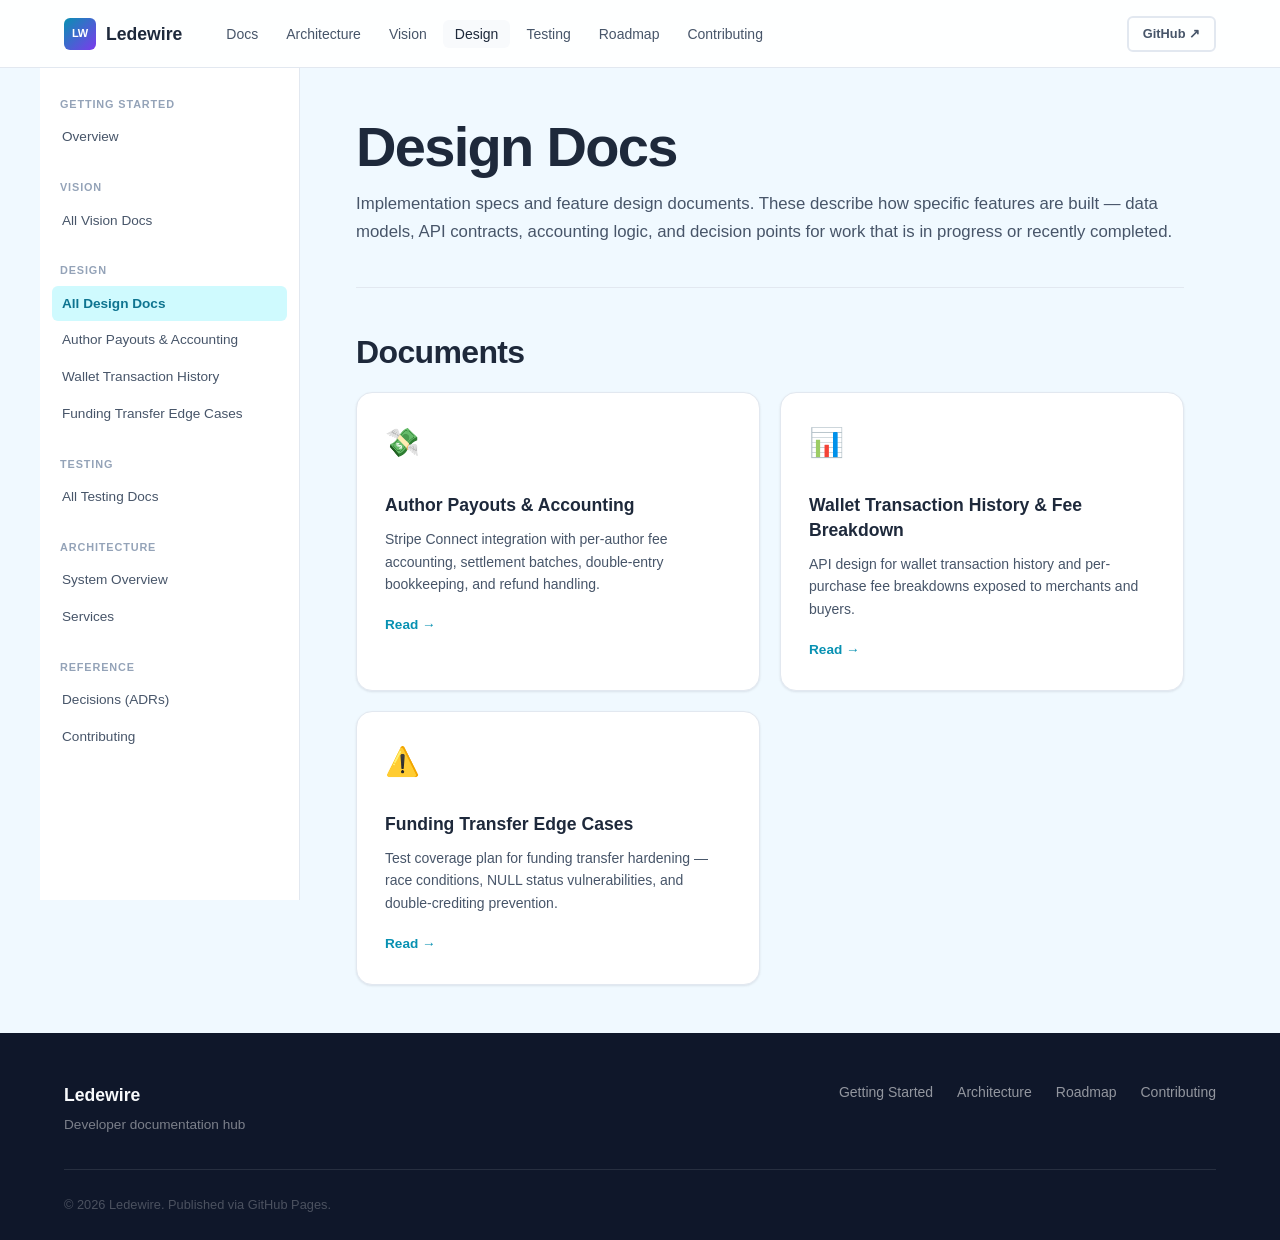
<file: docs/design.html>
<!DOCTYPE html>
<html lang="en">
<head>
  <meta charset="UTF-8">
  <meta name="viewport" content="width=device-width, initial-scale=1.0">
  <meta name="description" content="Ledewire design docs — implementation specs, feature designs, and accounting details.">
  <title>Design Docs — Ledewire Docs</title>
  <link rel="stylesheet" href="../assets/css/style.css">
</head>
<body>

  <header class="site-header">
    <div class="container">
      <nav class="nav">
        <a href="../index.html" class="nav-logo">
          <div class="logo-icon">LW</div>
          <span>Ledewire</span>
        </a>
        <ul class="nav-menu">
          <li><a href="getting-started.html">Docs</a></li>
          <li><a href="architecture.html">Architecture</a></li>
          <li><a href="vision.html">Vision</a></li>
          <li><a href="design.html" class="active">Design</a></li>
          <li><a href="testing.html">Testing</a></li>
          <li><a href="../roadmap.html">Roadmap</a></li>
          <li><a href="contributing.html">Contributing</a></li>
        </ul>
        <a href="https://github.com/ledewire" class="btn btn-sm btn-outline" target="_blank" rel="noopener noreferrer">GitHub &#x2197;</a>
      </nav>
    </div>
  </header>

  <div class="doc-layout">

    <aside class="doc-sidebar">
      <div class="sidebar-section">
        <span class="sidebar-label">Getting Started</span>
        <nav class="sidebar-nav">
          <a href="getting-started.html">Overview</a>
        </nav>
      </div>
      <div class="sidebar-section">
        <span class="sidebar-label">Vision</span>
        <nav class="sidebar-nav">
          <a href="vision.html">All Vision Docs</a>
        </nav>
      </div>
      <div class="sidebar-section">
        <span class="sidebar-label">Design</span>
        <nav class="sidebar-nav">
          <a href="design.html" class="active">All Design Docs</a>
          <a href="view.html?doc=design/author-payouts-and-accounting.md">Author Payouts &amp; Accounting</a>
          <a href="view.html?doc=design/wallet-transaction-history-and-purchase-fee-breakdown.md">Wallet Transaction History</a>
          <a href="view.html?doc=design/funding-transfer-edge-cases.md">Funding Transfer Edge Cases</a>
          <!-- Add new design doc links here -->
        </nav>
      </div>
      <div class="sidebar-section">
        <span class="sidebar-label">Testing</span>
        <nav class="sidebar-nav">
          <a href="testing.html">All Testing Docs</a>
        </nav>
      </div>
      <div class="sidebar-section">
        <span class="sidebar-label">Architecture</span>
        <nav class="sidebar-nav">
          <a href="architecture.html">System Overview</a>
          <a href="services.html">Services</a>
        </nav>
      </div>
      <div class="sidebar-section">
        <span class="sidebar-label">Reference</span>
        <nav class="sidebar-nav">
          <a href="decisions.html">Decisions (ADRs)</a>
          <a href="contributing.html">Contributing</a>
        </nav>
      </div>
    </aside>

    <main class="doc-content">
      <h1>Design Docs</h1>
      <p class="doc-description">
        Implementation specs and feature design documents. These describe how specific
        features are built &mdash; data models, API contracts, accounting logic, and
        decision points for work that is in progress or recently completed.
      </p>

      <h2>Documents</h2>

      <div class="cards-grid" style="margin-top: 20px;">

        <a href="view.html?doc=design/author-payouts-and-accounting.md" class="card">
          <span class="card-icon">&#x1F4B8;</span>
          <h3>Author Payouts &amp; Accounting</h3>
          <p>Stripe Connect integration with per-author fee accounting, settlement batches, double-entry bookkeeping, and refund handling.</p>
          <span class="card-link">Read &rarr;</span>
        </a>

        <a href="view.html?doc=design/wallet-transaction-history-and-purchase-fee-breakdown.md" class="card">
          <span class="card-icon">&#x1F4CA;</span>
          <h3>Wallet Transaction History &amp; Fee Breakdown</h3>
          <p>API design for wallet transaction history and per-purchase fee breakdowns exposed to merchants and buyers.</p>
          <span class="card-link">Read &rarr;</span>
        </a>

        <a href="view.html?doc=design/funding-transfer-edge-cases.md" class="card">
          <span class="card-icon">&#x26A0;&#xFE0F;</span>
          <h3>Funding Transfer Edge Cases</h3>
          <p>Test coverage plan for funding transfer hardening &mdash; race conditions, NULL status vulnerabilities, and double-crediting prevention.</p>
          <span class="card-link">Read &rarr;</span>
        </a>

      </div>

    </main>
  </div>

  <footer class="site-footer">
    <div class="container">
      <div class="footer-content">
        <div>
          <span class="logo-text">Ledewire</span>
          <p>Developer documentation hub</p>
        </div>
        <div class="footer-links">
          <a href="getting-started.html">Getting Started</a>
          <a href="architecture.html">Architecture</a>
          <a href="../roadmap.html">Roadmap</a>
          <a href="contributing.html">Contributing</a>
        </div>
      </div>
      <div class="footer-bottom">
        <p>&copy; 2026 Ledewire. Published via GitHub Pages.</p>
      </div>
    </div>
  </footer>

</body>
</html>
</file>
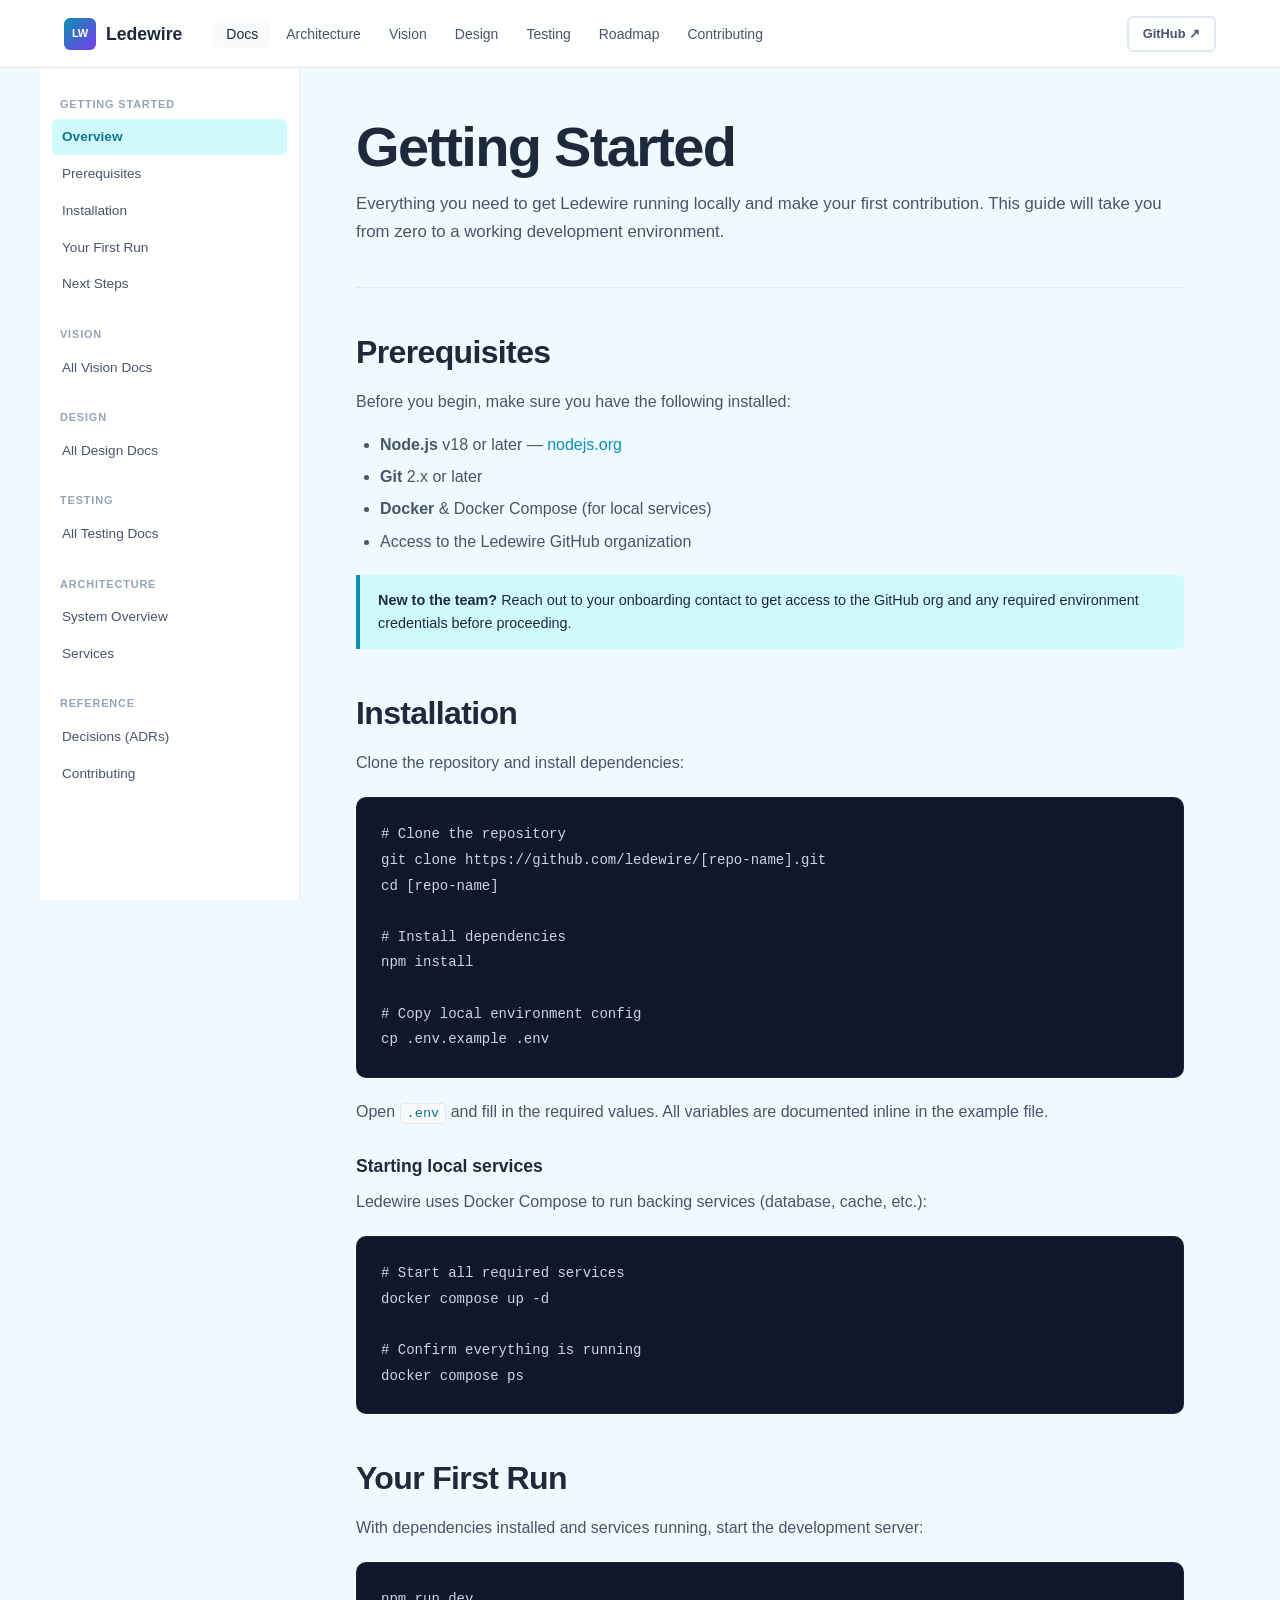
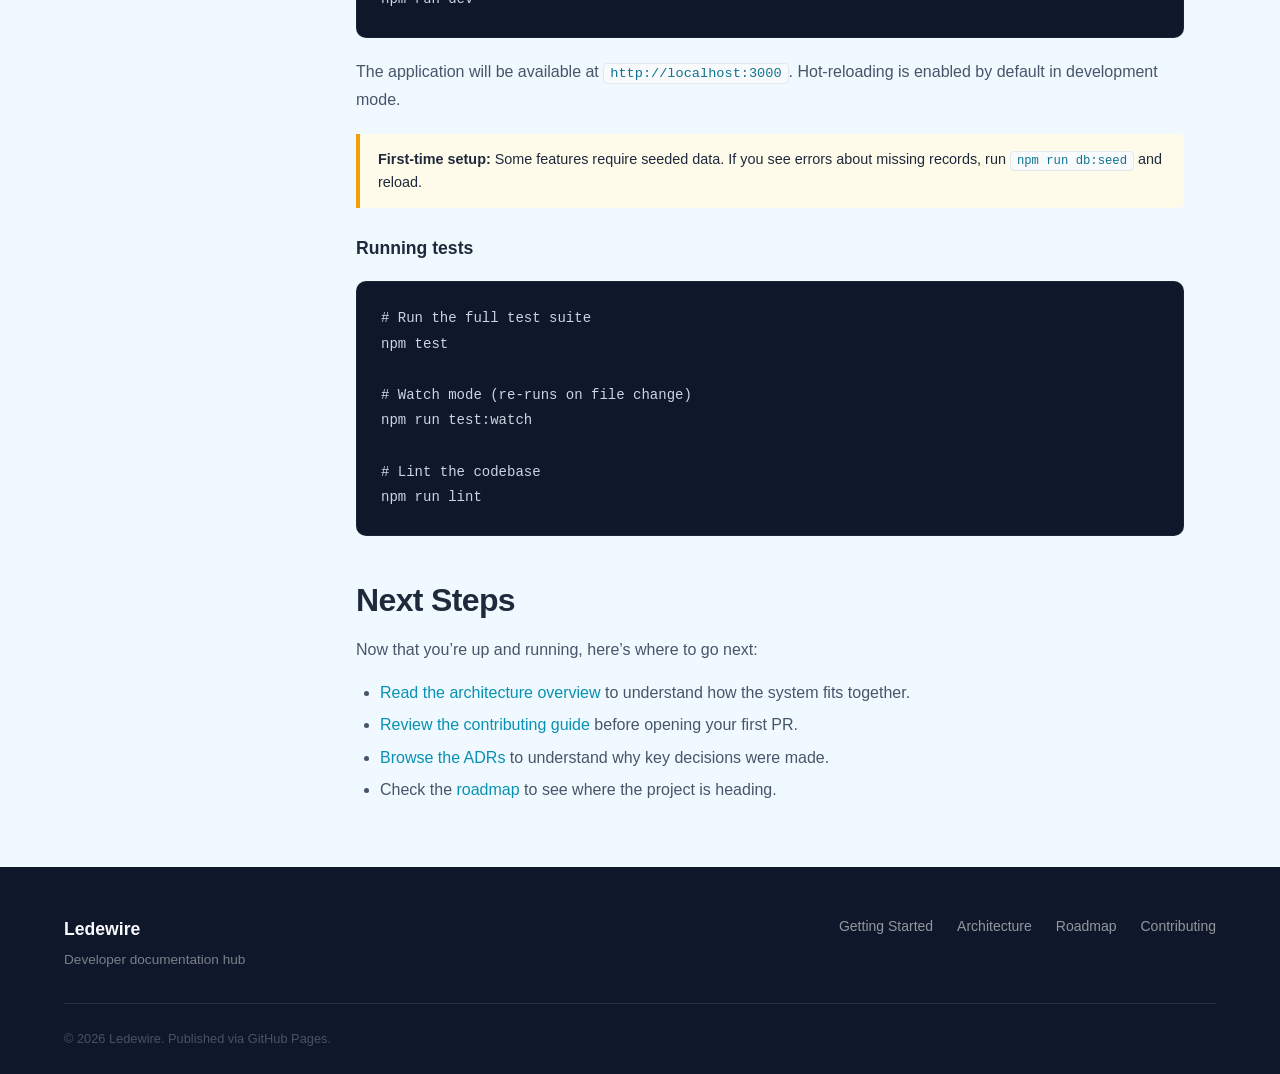
<file: docs/getting-started.html>
<!DOCTYPE html>
<html lang="en">
<head>
  <meta charset="UTF-8">
  <meta name="viewport" content="width=device-width, initial-scale=1.0">
  <meta name="description" content="Get Ledewire running locally and make your first contribution.">
  <title>Getting Started — Ledewire Docs</title>
  <link rel="stylesheet" href="../assets/css/style.css">
</head>
<body>

  <header class="site-header">
    <div class="container">
      <nav class="nav">
        <a href="../index.html" class="nav-logo">
          <div class="logo-icon">LW</div>
          <span>Ledewire</span>
        </a>
        <ul class="nav-menu">
          <li><a href="getting-started.html" class="active">Docs</a></li>
          <li><a href="architecture.html">Architecture</a></li>
          <li><a href="vision.html">Vision</a></li>
          <li><a href="design.html">Design</a></li>
          <li><a href="testing.html">Testing</a></li>
          <li><a href="../roadmap.html">Roadmap</a></li>
          <li><a href="contributing.html">Contributing</a></li>
        </ul>
        <a href="https://github.com/ledewire" class="btn btn-sm btn-outline" target="_blank" rel="noopener noreferrer">GitHub ↗</a>
      </nav>
    </div>
  </header>

  <div class="doc-layout">

    <aside class="doc-sidebar">
      <div class="sidebar-section">
        <span class="sidebar-label">Getting Started</span>
        <nav class="sidebar-nav">
          <a href="getting-started.html" class="active">Overview</a>
          <a href="getting-started.html#prerequisites">Prerequisites</a>
          <a href="getting-started.html#installation">Installation</a>
          <a href="getting-started.html#first-run">Your First Run</a>
          <a href="getting-started.html#next-steps">Next Steps</a>
        </nav>
      </div>
      <div class="sidebar-section">
        <span class="sidebar-label">Vision</span>
        <nav class="sidebar-nav">
          <a href="vision.html">All Vision Docs</a>
        </nav>
      </div>
      <div class="sidebar-section">
        <span class="sidebar-label">Design</span>
        <nav class="sidebar-nav">
          <a href="design.html">All Design Docs</a>
        </nav>
      </div>
      <div class="sidebar-section">
        <span class="sidebar-label">Testing</span>
        <nav class="sidebar-nav">
          <a href="testing.html">All Testing Docs</a>
        </nav>
      </div>
      <div class="sidebar-section">
        <span class="sidebar-label">Architecture</span>
        <nav class="sidebar-nav">
          <a href="architecture.html">System Overview</a>
          <a href="services.html">Services</a>
        </nav>
      </div>
      <div class="sidebar-section">
        <span class="sidebar-label">Reference</span>
        <nav class="sidebar-nav">
          <a href="decisions.html">Decisions (ADRs)</a>
          <a href="contributing.html">Contributing</a>
        </nav>
      </div>
    </aside>

    <main class="doc-content">
      <h1>Getting Started</h1>
      <p class="doc-description">
        Everything you need to get Ledewire running locally and make your first contribution.
        This guide will take you from zero to a working development environment.
      </p>

      <h2 id="prerequisites">Prerequisites</h2>
      <p>Before you begin, make sure you have the following installed:</p>
      <!-- TODO: Update with actual prerequisites for Ledewire -->
      <ul>
        <li><strong>Node.js</strong> v18 or later &mdash; <a href="https://nodejs.org" target="_blank" rel="noopener noreferrer" style="color: var(--brand-primary);">nodejs.org</a></li>
        <li><strong>Git</strong> 2.x or later</li>
        <li><strong>Docker</strong> &amp; Docker Compose (for local services)</li>
        <li>Access to the Ledewire GitHub organization</li>
      </ul>

      <div class="callout">
        <p>
          <strong>New to the team?</strong> Reach out to your onboarding contact to get access to the
          GitHub org and any required environment credentials before proceeding.
        </p>
      </div>

      <h2 id="installation">Installation</h2>
      <p>Clone the repository and install dependencies:</p>

      <!-- TODO: Update repo name and any project-specific setup steps -->
      <pre><code># Clone the repository
git clone https://github.com/ledewire/[repo-name].git
cd [repo-name]

# Install dependencies
npm install

# Copy local environment config
cp .env.example .env</code></pre>

      <p>
        Open <code>.env</code> and fill in the required values.
        All variables are documented inline in the example file.
      </p>

      <h3>Starting local services</h3>
      <p>Ledewire uses Docker Compose to run backing services (database, cache, etc.):</p>

      <pre><code># Start all required services
docker compose up -d

# Confirm everything is running
docker compose ps</code></pre>

      <h2 id="first-run">Your First Run</h2>
      <p>With dependencies installed and services running, start the development server:</p>

      <pre><code>npm run dev</code></pre>

      <!-- TODO: Update URL/port if different -->
      <p>
        The application will be available at <code>http://localhost:3000</code>.
        Hot-reloading is enabled by default in development mode.
      </p>

      <div class="callout warning">
        <p>
          <strong>First-time setup:</strong> Some features require seeded data.
          If you see errors about missing records, run <code>npm run db:seed</code> and reload.
        </p>
      </div>

      <h3>Running tests</h3>
      <pre><code># Run the full test suite
npm test

# Watch mode (re-runs on file change)
npm run test:watch

# Lint the codebase
npm run lint</code></pre>

      <h2 id="next-steps">Next Steps</h2>
      <p>Now that you&rsquo;re up and running, here&rsquo;s where to go next:</p>
      <ul>
        <li>
          <a href="architecture.html" style="color: var(--brand-primary);">Read the architecture overview</a>
          to understand how the system fits together.
        </li>
        <li>
          <a href="contributing.html" style="color: var(--brand-primary);">Review the contributing guide</a>
          before opening your first PR.
        </li>
        <li>
          <a href="decisions.html" style="color: var(--brand-primary);">Browse the ADRs</a>
          to understand why key decisions were made.
        </li>
        <li>
          Check the <a href="../roadmap.html" style="color: var(--brand-primary);">roadmap</a>
          to see where the project is heading.
        </li>
      </ul>
    </main>

  </div>

  <footer class="site-footer">
    <div class="container">
      <div class="footer-content">
        <div>
          <span class="logo-text">Ledewire</span>
          <p>Developer documentation hub</p>
        </div>
        <div class="footer-links">
          <a href="getting-started.html">Getting Started</a>
          <a href="architecture.html">Architecture</a>
          <a href="../roadmap.html">Roadmap</a>
          <a href="contributing.html">Contributing</a>
        </div>
      </div>
      <div class="footer-bottom">
        <p>&copy; 2026 Ledewire. Published via GitHub Pages.</p>
      </div>
    </div>
  </footer>

</body>
</html>
</file>
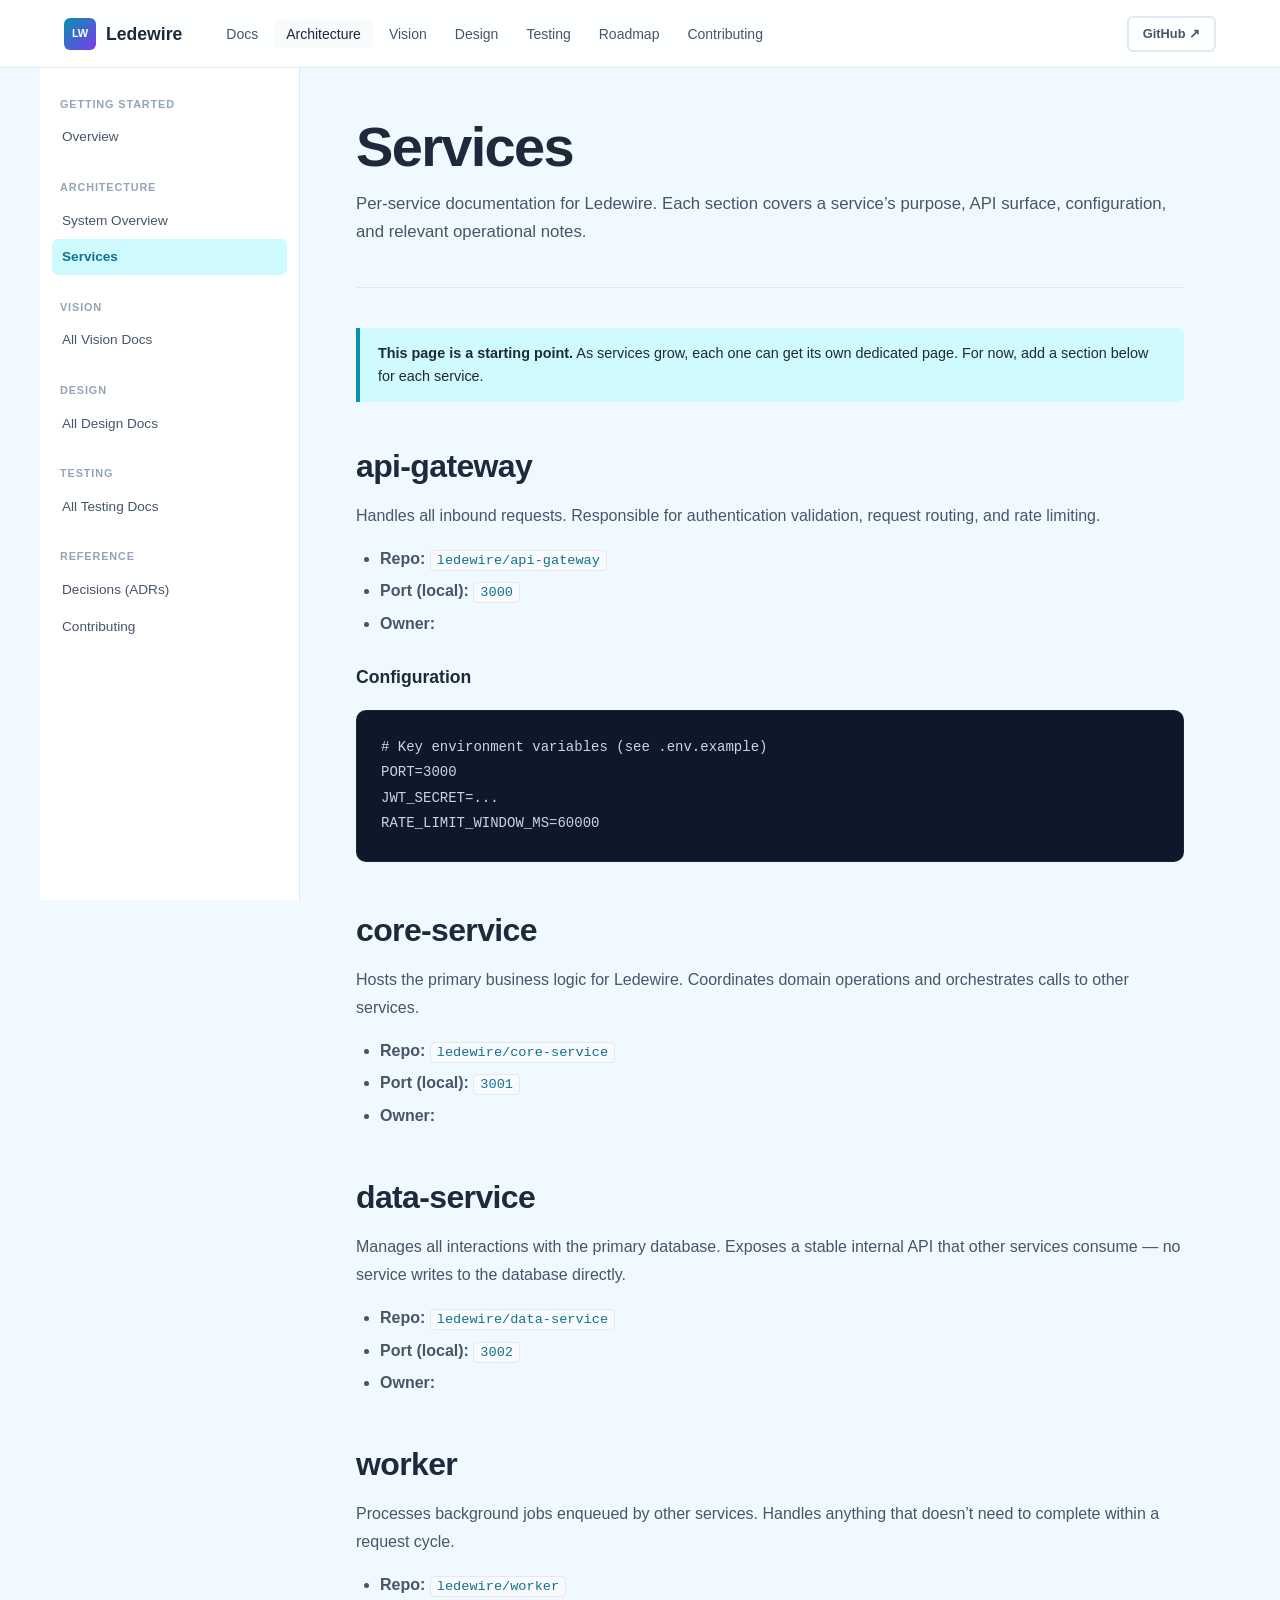
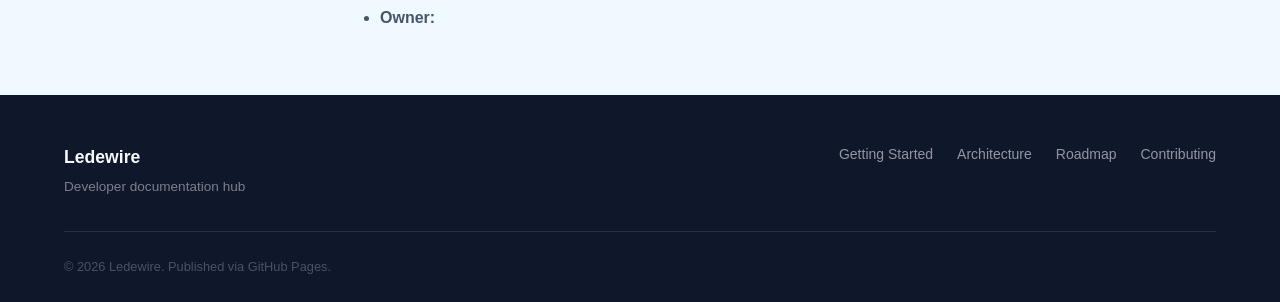
<file: docs/services.html>
<!DOCTYPE html>
<html lang="en">
<head>
  <meta charset="UTF-8">
  <meta name="viewport" content="width=device-width, initial-scale=1.0">
  <meta name="description" content="Ledewire service documentation — per-service guides, APIs, and ownership.">
  <title>Services — Ledewire Docs</title>
  <link rel="stylesheet" href="../assets/css/style.css">
</head>
<body>

  <header class="site-header">
    <div class="container">
      <nav class="nav">
        <a href="../index.html" class="nav-logo">
          <div class="logo-icon">LW</div>
          <span>Ledewire</span>
        </a>
        <ul class="nav-menu">
          <li><a href="getting-started.html">Docs</a></li>
          <li><a href="architecture.html" class="active">Architecture</a></li>
          <li><a href="vision.html">Vision</a></li>
          <li><a href="design.html">Design</a></li>
          <li><a href="testing.html">Testing</a></li>
          <li><a href="../roadmap.html">Roadmap</a></li>
          <li><a href="contributing.html">Contributing</a></li>
        </ul>
        <a href="https://github.com/ledewire" class="btn btn-sm btn-outline" target="_blank" rel="noopener noreferrer">GitHub ↗</a>
      </nav>
    </div>
  </header>

  <div class="doc-layout">

    <aside class="doc-sidebar">
      <div class="sidebar-section">
        <span class="sidebar-label">Getting Started</span>
        <nav class="sidebar-nav">
          <a href="getting-started.html">Overview</a>
        </nav>
      </div>
      <div class="sidebar-section">
        <span class="sidebar-label">Architecture</span>
        <nav class="sidebar-nav">
          <a href="architecture.html">System Overview</a>
          <a href="services.html" class="active">Services</a>
        </nav>
      </div>
      <div class="sidebar-section">
        <span class="sidebar-label">Vision</span>
        <nav class="sidebar-nav">
          <a href="vision.html">All Vision Docs</a>
        </nav>
      </div>
      <div class="sidebar-section">
        <span class="sidebar-label">Design</span>
        <nav class="sidebar-nav">
          <a href="design.html">All Design Docs</a>
        </nav>
      </div>
      <div class="sidebar-section">
        <span class="sidebar-label">Testing</span>
        <nav class="sidebar-nav">
          <a href="testing.html">All Testing Docs</a>
        </nav>
      </div>
      <div class="sidebar-section">
        <span class="sidebar-label">Reference</span>
        <nav class="sidebar-nav">
          <a href="decisions.html">Decisions (ADRs)</a>
          <a href="contributing.html">Contributing</a>
        </nav>
      </div>
    </aside>

    <main class="doc-content">
      <h1>Services</h1>
      <p class="doc-description">
        Per-service documentation for Ledewire. Each section covers a service&rsquo;s
        purpose, API surface, configuration, and relevant operational notes.
      </p>

      <div class="callout">
        <p>
          <strong>This page is a starting point.</strong> As services grow, each one can
          get its own dedicated page. For now, add a section below for each service.
        </p>
      </div>

      <!-- TODO: Replace each section with real service documentation -->

      <h2 id="api-gateway">api-gateway</h2>
      <p>
        Handles all inbound requests. Responsible for authentication validation,
        request routing, and rate limiting.
      </p>
      <ul>
        <li><strong>Repo:</strong> <code>ledewire/api-gateway</code> <!-- TODO --></li>
        <li><strong>Port (local):</strong> <code>3000</code> <!-- TODO --></li>
        <li><strong>Owner:</strong> <!-- TODO --></li>
      </ul>

      <h3>Configuration</h3>
      <p><!-- TODO: Document key environment variables and config options --></p>
      <pre><code># Key environment variables (see .env.example)
PORT=3000
JWT_SECRET=...
RATE_LIMIT_WINDOW_MS=60000</code></pre>

      <h2 id="core-service" style="margin-top: 48px;">core-service</h2>
      <p>
        Hosts the primary business logic for Ledewire. Coordinates domain operations
        and orchestrates calls to other services.
      </p>
      <ul>
        <li><strong>Repo:</strong> <code>ledewire/core-service</code> <!-- TODO --></li>
        <li><strong>Port (local):</strong> <code>3001</code> <!-- TODO --></li>
        <li><strong>Owner:</strong> <!-- TODO --></li>
      </ul>

      <h2 id="data-service" style="margin-top: 48px;">data-service</h2>
      <p>
        Manages all interactions with the primary database.
        Exposes a stable internal API that other services consume &mdash;
        no service writes to the database directly.
      </p>
      <ul>
        <li><strong>Repo:</strong> <code>ledewire/data-service</code> <!-- TODO --></li>
        <li><strong>Port (local):</strong> <code>3002</code> <!-- TODO --></li>
        <li><strong>Owner:</strong> <!-- TODO --></li>
      </ul>

      <h2 id="worker" style="margin-top: 48px;">worker</h2>
      <p>
        Processes background jobs enqueued by other services.
        Handles anything that doesn&rsquo;t need to complete within a request cycle.
      </p>
      <ul>
        <li><strong>Repo:</strong> <code>ledewire/worker</code> <!-- TODO --></li>
        <li><strong>Owner:</strong> <!-- TODO --></li>
      </ul>

    </main>
  </div>

  <footer class="site-footer">
    <div class="container">
      <div class="footer-content">
        <div>
          <span class="logo-text">Ledewire</span>
          <p>Developer documentation hub</p>
        </div>
        <div class="footer-links">
          <a href="getting-started.html">Getting Started</a>
          <a href="architecture.html">Architecture</a>
          <a href="../roadmap.html">Roadmap</a>
          <a href="contributing.html">Contributing</a>
        </div>
      </div>
      <div class="footer-bottom">
        <p>&copy; 2026 Ledewire. Published via GitHub Pages.</p>
      </div>
    </div>
  </footer>

</body>
</html>
</file>
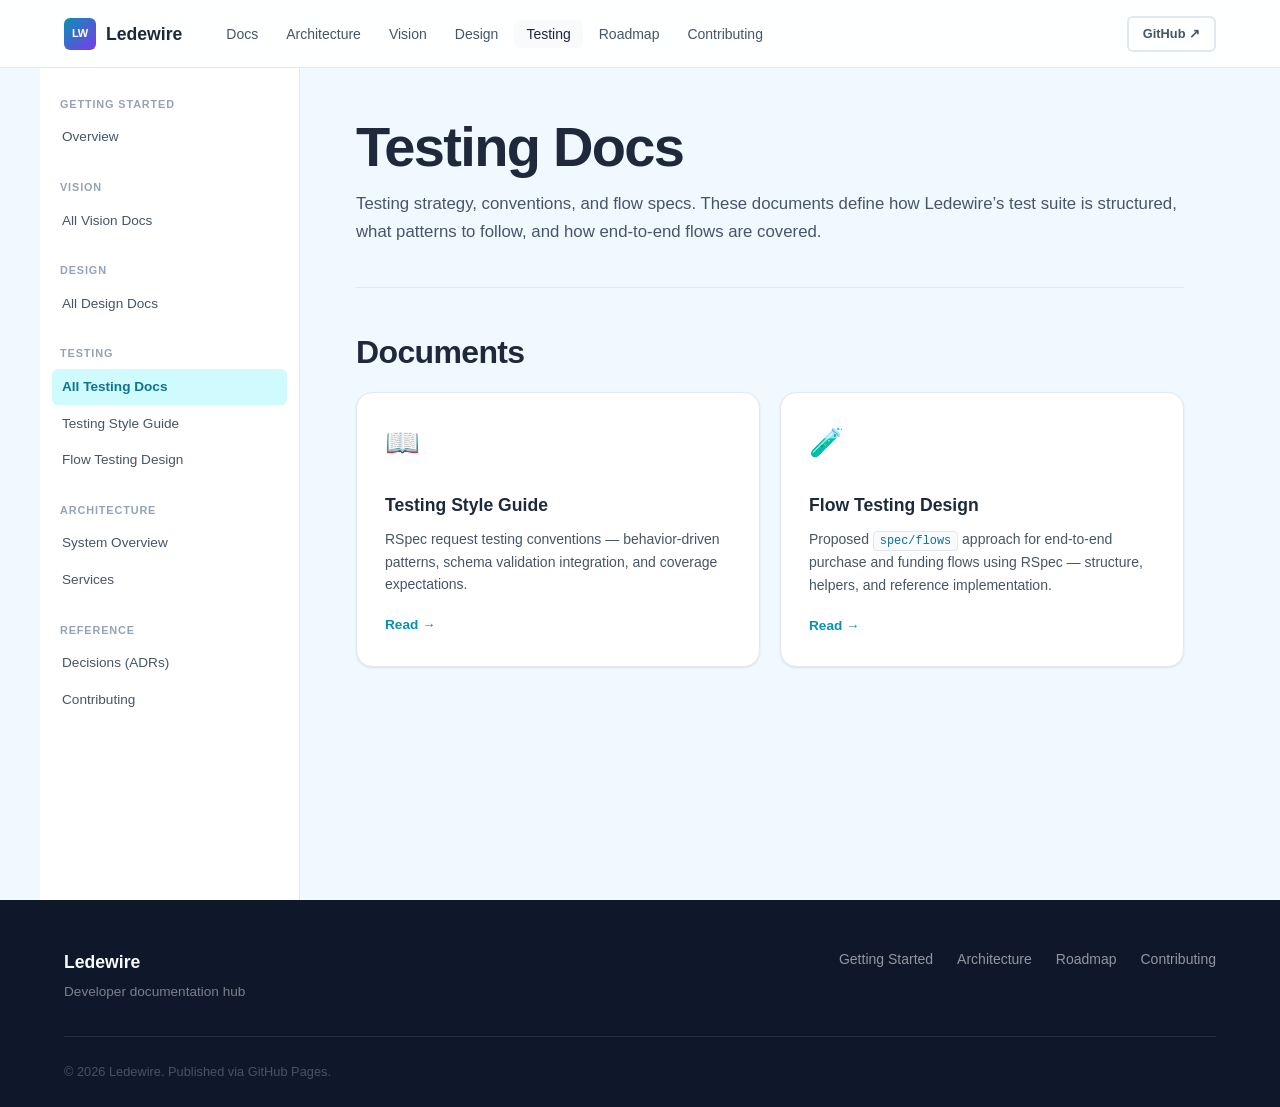
<file: docs/testing.html>
<!DOCTYPE html>
<html lang="en">
<head>
  <meta charset="UTF-8">
  <meta name="viewport" content="width=device-width, initial-scale=1.0">
  <meta name="description" content="Ledewire testing docs — testing strategy, style guides, and flow specs.">
  <title>Testing Docs — Ledewire Docs</title>
  <link rel="stylesheet" href="../assets/css/style.css">
</head>
<body>

  <header class="site-header">
    <div class="container">
      <nav class="nav">
        <a href="../index.html" class="nav-logo">
          <div class="logo-icon">LW</div>
          <span>Ledewire</span>
        </a>
        <ul class="nav-menu">
          <li><a href="getting-started.html">Docs</a></li>
          <li><a href="architecture.html">Architecture</a></li>
          <li><a href="vision.html">Vision</a></li>
          <li><a href="design.html">Design</a></li>
          <li><a href="testing.html" class="active">Testing</a></li>
          <li><a href="../roadmap.html">Roadmap</a></li>
          <li><a href="contributing.html">Contributing</a></li>
        </ul>
        <a href="https://github.com/ledewire" class="btn btn-sm btn-outline" target="_blank" rel="noopener noreferrer">GitHub &#x2197;</a>
      </nav>
    </div>
  </header>

  <div class="doc-layout">

    <aside class="doc-sidebar">
      <div class="sidebar-section">
        <span class="sidebar-label">Getting Started</span>
        <nav class="sidebar-nav">
          <a href="getting-started.html">Overview</a>
        </nav>
      </div>
      <div class="sidebar-section">
        <span class="sidebar-label">Vision</span>
        <nav class="sidebar-nav">
          <a href="vision.html">All Vision Docs</a>
        </nav>
      </div>
      <div class="sidebar-section">
        <span class="sidebar-label">Design</span>
        <nav class="sidebar-nav">
          <a href="design.html">All Design Docs</a>
        </nav>
      </div>
      <div class="sidebar-section">
        <span class="sidebar-label">Testing</span>
        <nav class="sidebar-nav">
          <a href="testing.html" class="active">All Testing Docs</a>
          <a href="view.html?doc=testing/testing-style.md">Testing Style Guide</a>
          <a href="view.html?doc=testing/flow-testing-design.md">Flow Testing Design</a>
          <!-- Add new testing doc links here -->
        </nav>
      </div>
      <div class="sidebar-section">
        <span class="sidebar-label">Architecture</span>
        <nav class="sidebar-nav">
          <a href="architecture.html">System Overview</a>
          <a href="services.html">Services</a>
        </nav>
      </div>
      <div class="sidebar-section">
        <span class="sidebar-label">Reference</span>
        <nav class="sidebar-nav">
          <a href="decisions.html">Decisions (ADRs)</a>
          <a href="contributing.html">Contributing</a>
        </nav>
      </div>
    </aside>

    <main class="doc-content">
      <h1>Testing Docs</h1>
      <p class="doc-description">
        Testing strategy, conventions, and flow specs. These documents define how
        Ledewire&rsquo;s test suite is structured, what patterns to follow, and how
        end-to-end flows are covered.
      </p>

      <h2>Documents</h2>

      <div class="cards-grid" style="margin-top: 20px;">

        <a href="view.html?doc=testing/testing-style.md" class="card">
          <span class="card-icon">&#x1F4D6;</span>
          <h3>Testing Style Guide</h3>
          <p>RSpec request testing conventions &mdash; behavior-driven patterns, schema validation integration, and coverage expectations.</p>
          <span class="card-link">Read &rarr;</span>
        </a>

        <a href="view.html?doc=testing/flow-testing-design.md" class="card">
          <span class="card-icon">&#x1F9EA;</span>
          <h3>Flow Testing Design</h3>
          <p>Proposed <code>spec/flows</code> approach for end-to-end purchase and funding flows using RSpec &mdash; structure, helpers, and reference implementation.</p>
          <span class="card-link">Read &rarr;</span>
        </a>

      </div>

    </main>
  </div>

  <footer class="site-footer">
    <div class="container">
      <div class="footer-content">
        <div>
          <span class="logo-text">Ledewire</span>
          <p>Developer documentation hub</p>
        </div>
        <div class="footer-links">
          <a href="getting-started.html">Getting Started</a>
          <a href="architecture.html">Architecture</a>
          <a href="../roadmap.html">Roadmap</a>
          <a href="contributing.html">Contributing</a>
        </div>
      </div>
      <div class="footer-bottom">
        <p>&copy; 2026 Ledewire. Published via GitHub Pages.</p>
      </div>
    </div>
  </footer>

</body>
</html>
</file>
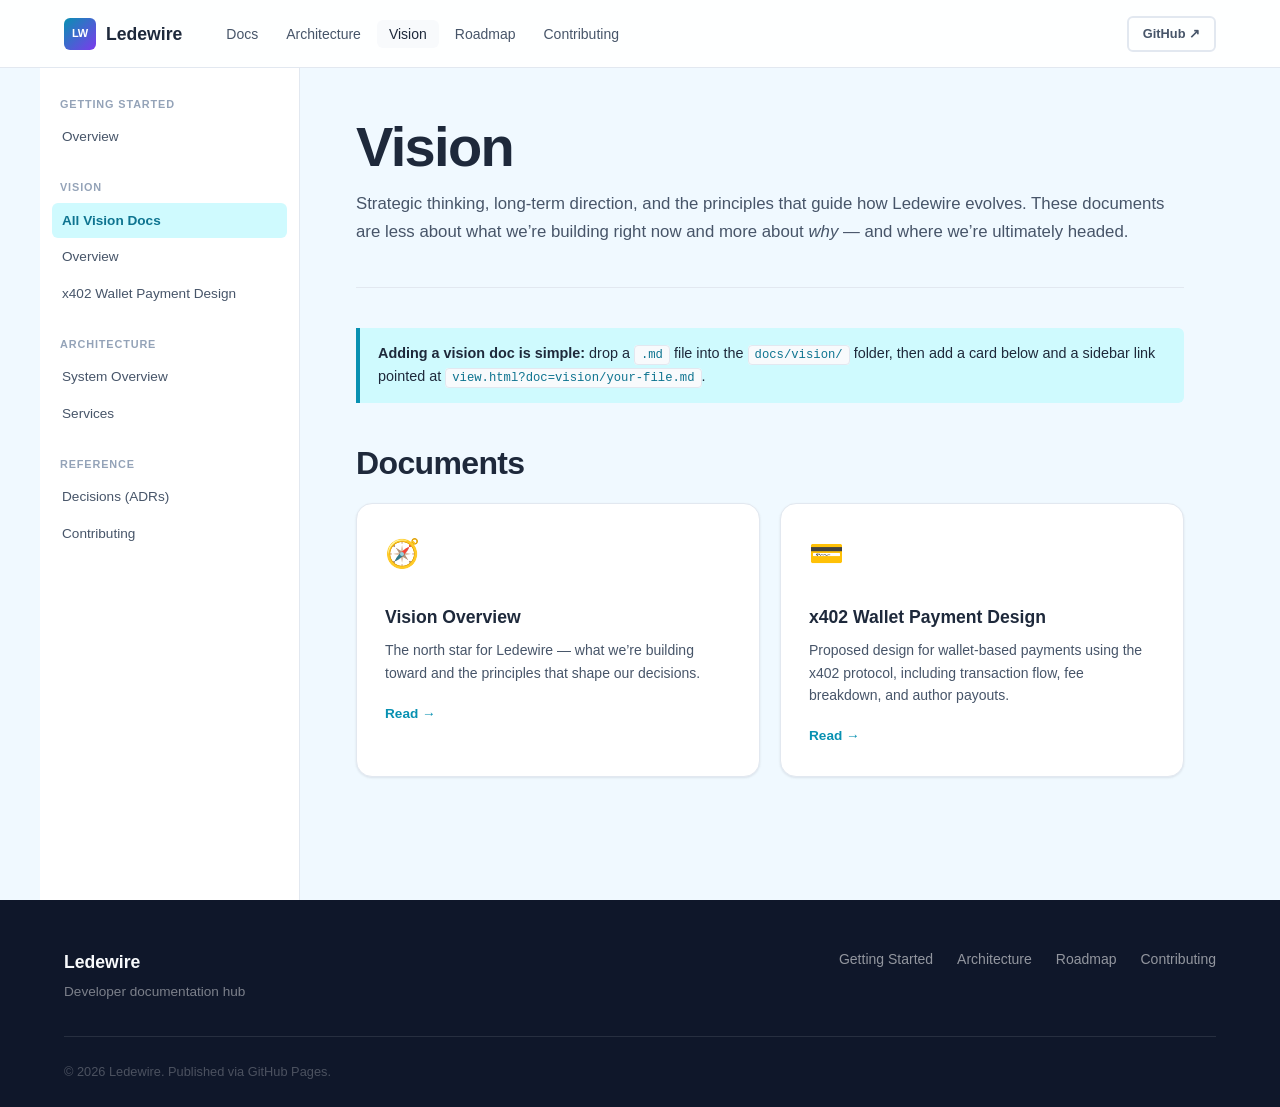
<file: docs/vision.html>
<!DOCTYPE html>
<html lang="en">
<head>
  <meta charset="UTF-8">
  <meta name="viewport" content="width=device-width, initial-scale=1.0">
  <meta name="description" content="Ledewire vision — strategic direction, principles, and long-term thinking.">
  <title>Vision — Ledewire Docs</title>
  <link rel="stylesheet" href="../assets/css/style.css">
</head>
<body>

  <header class="site-header">
    <div class="container">
      <nav class="nav">
        <a href="../index.html" class="nav-logo">
          <div class="logo-icon">LW</div>
          <span>Ledewire</span>
        </a>
        <ul class="nav-menu">
          <li><a href="getting-started.html">Docs</a></li>
          <li><a href="architecture.html">Architecture</a></li>
          <li><a href="vision.html" class="active">Vision</a></li>
          <li><a href="../roadmap.html">Roadmap</a></li>
          <li><a href="contributing.html">Contributing</a></li>
        </ul>
        <a href="https://github.com/ledewire" class="btn btn-sm btn-outline" target="_blank" rel="noopener noreferrer">GitHub &#x2197;</a>
      </nav>
    </div>
  </header>

  <div class="doc-layout">

    <aside class="doc-sidebar">
      <div class="sidebar-section">
        <span class="sidebar-label">Getting Started</span>
        <nav class="sidebar-nav">
          <a href="getting-started.html">Overview</a>
        </nav>
      </div>
      <div class="sidebar-section">
        <span class="sidebar-label">Vision</span>
        <nav class="sidebar-nav">
          <a href="vision.html" class="active">All Vision Docs</a>
          <a href="view.html?doc=vision/overview.md">Overview</a>
          <a href="view.html?doc=vision/x402-wallet-payment-design.md">x402 Wallet Payment Design</a>
          <!-- Add new vision doc links here -->
        </nav>
      </div>
      <div class="sidebar-section">
        <span class="sidebar-label">Architecture</span>
        <nav class="sidebar-nav">
          <a href="architecture.html">System Overview</a>
          <a href="services.html">Services</a>
        </nav>
      </div>
      <div class="sidebar-section">
        <span class="sidebar-label">Reference</span>
        <nav class="sidebar-nav">
          <a href="decisions.html">Decisions (ADRs)</a>
          <a href="contributing.html">Contributing</a>
        </nav>
      </div>
    </aside>

    <main class="doc-content">
      <h1>Vision</h1>
      <p class="doc-description">
        Strategic thinking, long-term direction, and the principles that guide how
        Ledewire evolves. These documents are less about what we&rsquo;re building
        right now and more about <em>why</em> &mdash; and where we&rsquo;re ultimately headed.
      </p>

      <div class="callout">
        <p>
          <strong>Adding a vision doc is simple:</strong> drop a <code>.md</code> file into the
          <code>docs/vision/</code> folder, then add a card below and a sidebar link pointed at
          <code>view.html?doc=vision/your-file.md</code>.
        </p>
      </div>

      <h2 style="margin-top: 40px;">Documents</h2>

      <div class="cards-grid" style="margin-top: 20px;">

        <a href="view.html?doc=vision/overview.md" class="card">
          <span class="card-icon">&#x1F9ED;</span>
          <h3>Vision Overview</h3>
          <p>The north star for Ledewire &mdash; what we&rsquo;re building toward and the principles that shape our decisions.</p>
          <span class="card-link">Read &rarr;</span>
        </a>

        <!-- TODO: Add cards here as you create new vision docs -->

        <a href="view.html?doc=vision/x402-wallet-payment-design.md" class="card">
          <span class="card-icon">&#x1F4B3;</span>
          <h3>x402 Wallet Payment Design</h3>
          <p>Proposed design for wallet-based payments using the x402 protocol, including transaction flow, fee breakdown, and author payouts.</p>
          <span class="card-link">Read &rarr;</span>
        </a>

      </div>

    </main>
  </div>

  <footer class="site-footer">
    <div class="container">
      <div class="footer-content">
        <div>
          <span class="logo-text">Ledewire</span>
          <p>Developer documentation hub</p>
        </div>
        <div class="footer-links">
          <a href="getting-started.html">Getting Started</a>
          <a href="architecture.html">Architecture</a>
          <a href="../roadmap.html">Roadmap</a>
          <a href="contributing.html">Contributing</a>
        </div>
      </div>
      <div class="footer-bottom">
        <p>&copy; 2026 Ledewire. Published via GitHub Pages.</p>
      </div>
    </div>
  </footer>

</body>
</html>
</file>
<file: assets/css/style.css>
/* ==========================================
   LEDEWIRE DEVELOPER HUB — STYLESHEET
   ========================================== */

/* Custom Properties */
:root {
  --brand-primary: #0891b2;
  --brand-primary-dark: #0e7490;
  --brand-primary-light: #cffafe;
  --brand-secondary: #7c3aed;
  --brand-dark: #0f172a;

  --bg-base: #f0f9ff;
  --bg-surface: #ffffff;
  --bg-alt: #f8fafc;

  --text-primary: #1e293b;
  --text-secondary: #475569;
  --text-muted: #94a3b8;
  --text-inverse: #f8fafc;

  --border-color: #e2e8f0;
  --border-subtle: #f1f5f9;

  --shadow-sm: 0 1px 3px rgba(15, 23, 42, 0.06), 0 1px 2px rgba(15, 23, 42, 0.04);
  --shadow-md: 0 4px 16px rgba(15, 23, 42, 0.08);
  --shadow-lg: 0 8px 32px rgba(15, 23, 42, 0.12);
  --shadow-brand: 0 4px 16px rgba(8, 145, 178, 0.3);

  --radius-sm: 6px;
  --radius-md: 10px;
  --radius-lg: 16px;
  --radius-full: 9999px;

  --font-sans: 'Inter', -apple-system, BlinkMacSystemFont, 'Segoe UI', Roboto, sans-serif;
  --font-mono: 'JetBrains Mono', 'Fira Code', 'Cascadia Code', Consolas, monospace;

  --nav-height: 68px;
  --container-max: 1200px;
  --sidebar-width: 260px;
}

/* ==========================================
   RESET & BASE
   ========================================== */
*, *::before, *::after { box-sizing: border-box; margin: 0; padding: 0; }
html { scroll-behavior: smooth; }
body {
  font-family: var(--font-sans);
  font-size: 16px;
  line-height: 1.6;
  color: var(--text-primary);
  background: var(--bg-base);
  -webkit-font-smoothing: antialiased;
  -moz-osx-font-smoothing: grayscale;
}
a { color: inherit; text-decoration: none; }
img { max-width: 100%; height: auto; }
ul { list-style: none; }

/* ==========================================
   LAYOUT
   ========================================== */
.container {
  max-width: var(--container-max);
  margin: 0 auto;
  padding: 0 24px;
}

/* ==========================================
   TYPOGRAPHY
   ========================================== */
h1 {
  font-size: clamp(2rem, 5vw, 3.5rem);
  font-weight: 800;
  line-height: 1.1;
  letter-spacing: -0.03em;
  color: var(--text-primary);
}
h2 {
  font-size: clamp(1.4rem, 3vw, 2rem);
  font-weight: 700;
  line-height: 1.25;
  letter-spacing: -0.02em;
  color: var(--text-primary);
}
h3 {
  font-size: 1.1rem;
  font-weight: 600;
  line-height: 1.4;
  color: var(--text-primary);
}
p {
  color: var(--text-secondary);
  line-height: 1.75;
}

/* ==========================================
   NAVIGATION
   ========================================== */
.site-header {
  position: sticky;
  top: 0;
  z-index: 100;
  height: var(--nav-height);
  background: rgba(255, 255, 255, 0.92);
  backdrop-filter: blur(12px);
  -webkit-backdrop-filter: blur(12px);
  border-bottom: 1px solid var(--border-color);
}
.nav {
  height: var(--nav-height);
  display: flex;
  align-items: center;
  gap: 32px;
}
.nav-logo {
  display: flex;
  align-items: center;
  gap: 10px;
  font-weight: 700;
  font-size: 1.1rem;
  color: var(--text-primary);
  white-space: nowrap;
  flex-shrink: 0;
}
.logo-icon {
  width: 32px;
  height: 32px;
  background: linear-gradient(135deg, var(--brand-primary), var(--brand-secondary));
  border-radius: var(--radius-sm);
  display: flex;
  align-items: center;
  justify-content: center;
  color: white;
  font-size: 11px;
  font-weight: 800;
  letter-spacing: -0.03em;
}
.nav-menu {
  display: flex;
  align-items: center;
  gap: 4px;
  flex: 1;
}
.nav-menu a {
  padding: 6px 12px;
  border-radius: var(--radius-sm);
  font-size: 0.875rem;
  font-weight: 500;
  color: var(--text-secondary);
  transition: background 0.15s, color 0.15s;
}
.nav-menu a:hover,
.nav-menu a.active {
  background: var(--bg-alt);
  color: var(--text-primary);
}

/* ==========================================
   BUTTONS
   ========================================== */
.btn {
  display: inline-flex;
  align-items: center;
  gap: 6px;
  padding: 10px 20px;
  border-radius: var(--radius-sm);
  font-size: 0.875rem;
  font-weight: 600;
  cursor: pointer;
  transition: all 0.15s ease;
  border: 2px solid transparent;
  text-decoration: none;
  white-space: nowrap;
  font-family: inherit;
}
.btn-sm { padding: 6px 14px; font-size: 0.8rem; }
.btn-primary {
  background: var(--brand-primary);
  color: white;
  border-color: var(--brand-primary);
}
.btn-primary:hover {
  background: var(--brand-primary-dark);
  border-color: var(--brand-primary-dark);
  transform: translateY(-1px);
  box-shadow: var(--shadow-brand);
}
.btn-secondary {
  background: white;
  color: var(--text-primary);
  border-color: var(--border-color);
}
.btn-secondary:hover {
  border-color: var(--brand-primary);
  color: var(--brand-primary);
  transform: translateY(-1px);
  box-shadow: var(--shadow-sm);
}
.btn-outline {
  background: transparent;
  color: var(--text-secondary);
  border-color: var(--border-color);
}
.btn-outline:hover {
  background: var(--bg-alt);
  color: var(--text-primary);
}

/* ==========================================
   HERO (HOME)
   ========================================== */
.hero {
  padding: 88px 0;
  background: linear-gradient(180deg, var(--bg-base) 0%, var(--bg-surface) 100%);
  text-align: center;
}
.hero-content {
  max-width: 680px;
  margin: 0 auto;
}
.hero-badge {
  display: inline-flex;
  align-items: center;
  padding: 4px 14px;
  background: var(--brand-primary-light);
  color: var(--brand-primary-dark);
  border-radius: var(--radius-full);
  font-size: 0.75rem;
  font-weight: 700;
  text-transform: uppercase;
  letter-spacing: 0.07em;
  margin-bottom: 24px;
}
.hero-title { margin-bottom: 20px; }
.hero-title .highlight {
  background: linear-gradient(135deg, var(--brand-primary) 0%, var(--brand-secondary) 100%);
  -webkit-background-clip: text;
  -webkit-text-fill-color: transparent;
  background-clip: text;
}
.hero-subtitle {
  font-size: 1.1rem;
  color: var(--text-secondary);
  max-width: 540px;
  margin: 0 auto 36px;
  line-height: 1.75;
}
.hero-actions {
  display: flex;
  gap: 12px;
  justify-content: center;
  flex-wrap: wrap;
}

/* ==========================================
   PAGE HERO (INNER PAGES)
   ========================================== */
.page-hero {
  padding: 40px 0;
  background: var(--bg-surface);
  border-bottom: 1px solid var(--border-color);
}
.page-hero .breadcrumb {
  font-size: 0.8rem;
  color: var(--text-muted);
  margin-bottom: 10px;
}
.page-hero .breadcrumb a {
  color: var(--brand-primary);
  font-weight: 500;
}
.page-hero .breadcrumb a:hover { text-decoration: underline; }
.page-hero h1 {
  font-size: clamp(1.5rem, 3vw, 2.25rem);
  margin-bottom: 8px;
}
.page-hero p {
  font-size: 1rem;
  max-width: 600px;
}

/* ==========================================
   SECTIONS
   ========================================== */
.section { padding: 72px 0; }
.section-alt { background: var(--bg-surface); }
.section-title { text-align: center; margin-bottom: 8px; }
.section-subtitle {
  text-align: center;
  color: var(--text-secondary);
  margin-bottom: 48px;
  font-size: 1rem;
}

/* ==========================================
   CARDS
   ========================================== */
.cards-grid {
  display: grid;
  grid-template-columns: repeat(auto-fill, minmax(300px, 1fr));
  gap: 20px;
}
.card {
  background: var(--bg-surface);
  border: 1px solid var(--border-color);
  border-radius: var(--radius-lg);
  padding: 28px;
  display: block;
  transition: all 0.2s ease;
  cursor: pointer;
  box-shadow: var(--shadow-sm);
}
.card:hover {
  border-color: var(--brand-primary);
  box-shadow: var(--shadow-md);
  transform: translateY(-2px);
}
.card-icon {
  font-size: 1.75rem;
  margin-bottom: 14px;
  display: block;
}
.card h3 { margin-bottom: 8px; }
.card p {
  font-size: 0.875rem;
  color: var(--text-secondary);
  margin-bottom: 16px;
  line-height: 1.6;
}
.card-link {
  font-size: 0.85rem;
  font-weight: 600;
  color: var(--brand-primary);
}

/* ==========================================
   TWO COLUMN LAYOUT
   ========================================== */
.two-col {
  display: grid;
  grid-template-columns: 1fr 1fr;
  gap: 64px;
  align-items: start;
}
.two-col h2 { margin-bottom: 16px; }
.two-col p { margin-bottom: 12px; }

/* ==========================================
   FOCUS LIST
   ========================================== */
.focus-list {
  display: flex;
  flex-direction: column;
  gap: 10px;
  margin-top: 8px;
}
.focus-item {
  display: flex;
  align-items: center;
  gap: 12px;
  padding: 10px 14px;
  background: var(--bg-alt);
  border-radius: var(--radius-sm);
  font-size: 0.875rem;
  color: var(--text-secondary);
  border: 1px solid var(--border-subtle);
}
.focus-status {
  font-size: 0.7rem;
  font-weight: 700;
  text-transform: uppercase;
  letter-spacing: 0.06em;
  padding: 2px 8px;
  border-radius: var(--radius-full);
  white-space: nowrap;
  flex-shrink: 0;
}
.status-active  { background: #dcfce7; color: #166534; }
.status-planned { background: #fef9c3; color: #854d0e; }
.status-research { background: #ede9fe; color: #5b21b6; }

/* ==========================================
   SITE FOOTER
   ========================================== */
.site-footer {
  background: var(--brand-dark);
  color: var(--text-inverse);
  padding: 48px 0 24px;
}
.footer-content {
  display: flex;
  justify-content: space-between;
  align-items: start;
  gap: 32px;
  padding-bottom: 32px;
  border-bottom: 1px solid rgba(255, 255, 255, 0.1);
}
.footer-content .logo-text {
  font-weight: 700;
  font-size: 1.1rem;
  display: block;
  margin-bottom: 4px;
}
.footer-content p {
  color: rgba(255, 255, 255, 0.45);
  font-size: 0.85rem;
}
.footer-links { display: flex; gap: 24px; flex-wrap: wrap; }
.footer-links a {
  color: rgba(255, 255, 255, 0.55);
  font-size: 0.875rem;
  transition: color 0.15s;
}
.footer-links a:hover { color: white; }
.footer-bottom { padding-top: 24px; }
.footer-bottom p { color: rgba(255, 255, 255, 0.25); font-size: 0.8rem; }

/* ==========================================
   DOC LAYOUT (SIDEBAR + CONTENT)
   ========================================== */
.doc-layout {
  display: grid;
  grid-template-columns: var(--sidebar-width) 1fr;
  max-width: var(--container-max);
  margin: 0 auto;
  min-height: calc(100vh - var(--nav-height) - 1px);
}
.doc-sidebar {
  position: sticky;
  top: var(--nav-height);
  height: calc(100vh - var(--nav-height));
  overflow-y: auto;
  padding: 28px 0;
  border-right: 1px solid var(--border-color);
  background: var(--bg-surface);
  scrollbar-width: thin;
}
.sidebar-section {
  margin-bottom: 24px;
  padding: 0 12px;
}
.sidebar-label {
  font-size: 0.68rem;
  font-weight: 700;
  text-transform: uppercase;
  letter-spacing: 0.08em;
  color: var(--text-muted);
  padding: 0 8px;
  margin-bottom: 6px;
  display: block;
}
.sidebar-nav {
  display: flex;
  flex-direction: column;
  gap: 1px;
}
.sidebar-nav a {
  display: block;
  padding: 7px 10px;
  border-radius: var(--radius-sm);
  font-size: 0.85rem;
  color: var(--text-secondary);
  transition: all 0.15s;
  font-weight: 450;
}
.sidebar-nav a:hover {
  background: var(--bg-alt);
  color: var(--text-primary);
}
.sidebar-nav a.active {
  background: var(--brand-primary-light);
  color: var(--brand-primary-dark);
  font-weight: 600;
}

.doc-content {
  padding: 48px 56px;
  max-width: 100%;
  min-width: 0;
}
.doc-content h1 { margin-bottom: 12px; }
.doc-content .doc-description {
  font-size: 1.05rem;
  color: var(--text-secondary);
  margin-bottom: 40px;
  padding-bottom: 40px;
  border-bottom: 1px solid var(--border-color);
  line-height: 1.7;
}
.doc-content h2 { margin: 44px 0 16px; }
.doc-content h3 { margin: 28px 0 10px; }
.doc-content p { margin-bottom: 16px; }
.doc-content ul,
.doc-content ol {
  padding-left: 24px;
  margin-bottom: 16px;
}
.doc-content ul { list-style: disc; }
.doc-content ol { list-style: decimal; }
.doc-content li {
  margin-bottom: 6px;
  color: var(--text-secondary);
  line-height: 1.65;
}
.doc-content code {
  background: var(--bg-alt);
  border: 1px solid var(--border-color);
  border-radius: 4px;
  padding: 2px 6px;
  font-family: var(--font-mono);
  font-size: 0.85em;
  color: var(--brand-primary-dark);
}
.doc-content pre {
  background: var(--brand-dark);
  border-radius: var(--radius-md);
  padding: 24px;
  margin: 20px 0;
  overflow-x: auto;
  border: 1px solid rgba(255,255,255,0.05);
}
.doc-content pre code {
  background: none;
  border: none;
  padding: 0;
  color: #cbd5e1;
  font-size: 0.875rem;
  line-height: 1.65;
}

/* ==========================================
   TABLES (rendered Markdown)
   ========================================== */
.doc-content table {
  width: 100%;
  border-collapse: collapse;
  margin: 28px 0;
  font-size: 0.9rem;
  line-height: 1.6;
  overflow-x: auto;
  display: block;
}
.doc-content table thead tr {
  background: var(--bg-alt);
  border-bottom: 2px solid var(--border-color);
}
.doc-content table th {
  padding: 12px 18px;
  text-align: left;
  font-weight: 600;
  font-size: 0.8rem;
  text-transform: uppercase;
  letter-spacing: 0.05em;
  color: var(--text-secondary);
  white-space: nowrap;
}
.doc-content table td {
  padding: 12px 18px;
  color: var(--text-secondary);
  border-bottom: 1px solid var(--border-subtle);
  vertical-align: top;
}
.doc-content table tbody tr:last-child td {
  border-bottom: none;
}
.doc-content table tbody tr:hover td {
  background: var(--bg-alt);
}
.doc-content table code {
  font-size: 0.82em;
  white-space: nowrap;
}

/* ==========================================
   CALLOUT BOXES
   ========================================== */
.callout {
  border-left: 4px solid var(--brand-primary);
  background: var(--brand-primary-light);
  border-radius: 0 var(--radius-sm) var(--radius-sm) 0;
  padding: 14px 18px;
  margin: 20px 0;
}
.callout.warning {
  border-color: #f59e0b;
  background: #fffbeb;
}
.callout p {
  margin: 0;
  font-size: 0.9rem;
  color: var(--text-primary);
  line-height: 1.6;
}
.callout strong { color: var(--text-primary); }

/* ==========================================
   ROADMAP TIMELINE
   ========================================== */
.timeline {
  position: relative;
  padding-left: 32px;
}
.timeline::before {
  content: '';
  position: absolute;
  left: 7px;
  top: 8px;
  bottom: 8px;
  width: 2px;
  background: var(--border-color);
}
.timeline-item {
  position: relative;
  margin-bottom: 44px;
}
.timeline-item::before {
  content: '';
  position: absolute;
  left: -28px;
  top: 6px;
  width: 14px;
  height: 14px;
  border-radius: 50%;
  background: var(--brand-primary);
  border: 3px solid var(--bg-base);
  box-shadow: 0 0 0 2px var(--brand-primary);
  z-index: 1;
}
.timeline-item.completed::before {
  background: #22c55e;
  box-shadow: 0 0 0 2px #22c55e;
}
.timeline-item.upcoming::before {
  background: var(--bg-surface);
  box-shadow: 0 0 0 2px var(--border-color);
}
.timeline-phase {
  font-size: 0.72rem;
  font-weight: 700;
  text-transform: uppercase;
  letter-spacing: 0.07em;
  color: var(--brand-primary);
  margin-bottom: 5px;
}
.timeline-item.completed .timeline-phase { color: #16a34a; }
.timeline-item.upcoming .timeline-phase { color: var(--text-muted); }
.timeline-item h3 { margin-bottom: 8px; }
.timeline-item p { font-size: 0.9rem; color: var(--text-secondary); }
.timeline-tags {
  display: flex;
  flex-wrap: wrap;
  gap: 6px;
  margin-top: 12px;
}
.tag {
  font-size: 0.72rem;
  font-weight: 600;
  padding: 3px 10px;
  border-radius: var(--radius-full);
}
.tag-tech   { background: #eff6ff; color: #1d4ed8; }
.tag-ux     { background: #fdf4ff; color: #7e22ce; }
.tag-infra  { background: #f0fdf4; color: #166534; }
.tag-api    { background: #fff7ed; color: #c2410c; }
.tag-data   { background: #faf5ff; color: #6d28d9; }

/* ==========================================
   RESPONSIVE
   ========================================== */
@media (max-width: 900px) {
  .doc-layout {
    grid-template-columns: 1fr;
  }
  .doc-sidebar {
    display: none;
  }
  .doc-content {
    padding: 32px 24px;
  }
}

@media (max-width: 720px) {
  .nav-menu {
    display: none;
  }
  .hero {
    padding: 56px 0;
  }
  .cards-grid {
    grid-template-columns: 1fr;
  }
  .two-col {
    grid-template-columns: 1fr;
    gap: 40px;
  }
  .footer-content {
    flex-direction: column;
  }
  .section {
    padding: 48px 0;
  }
}
</file>
